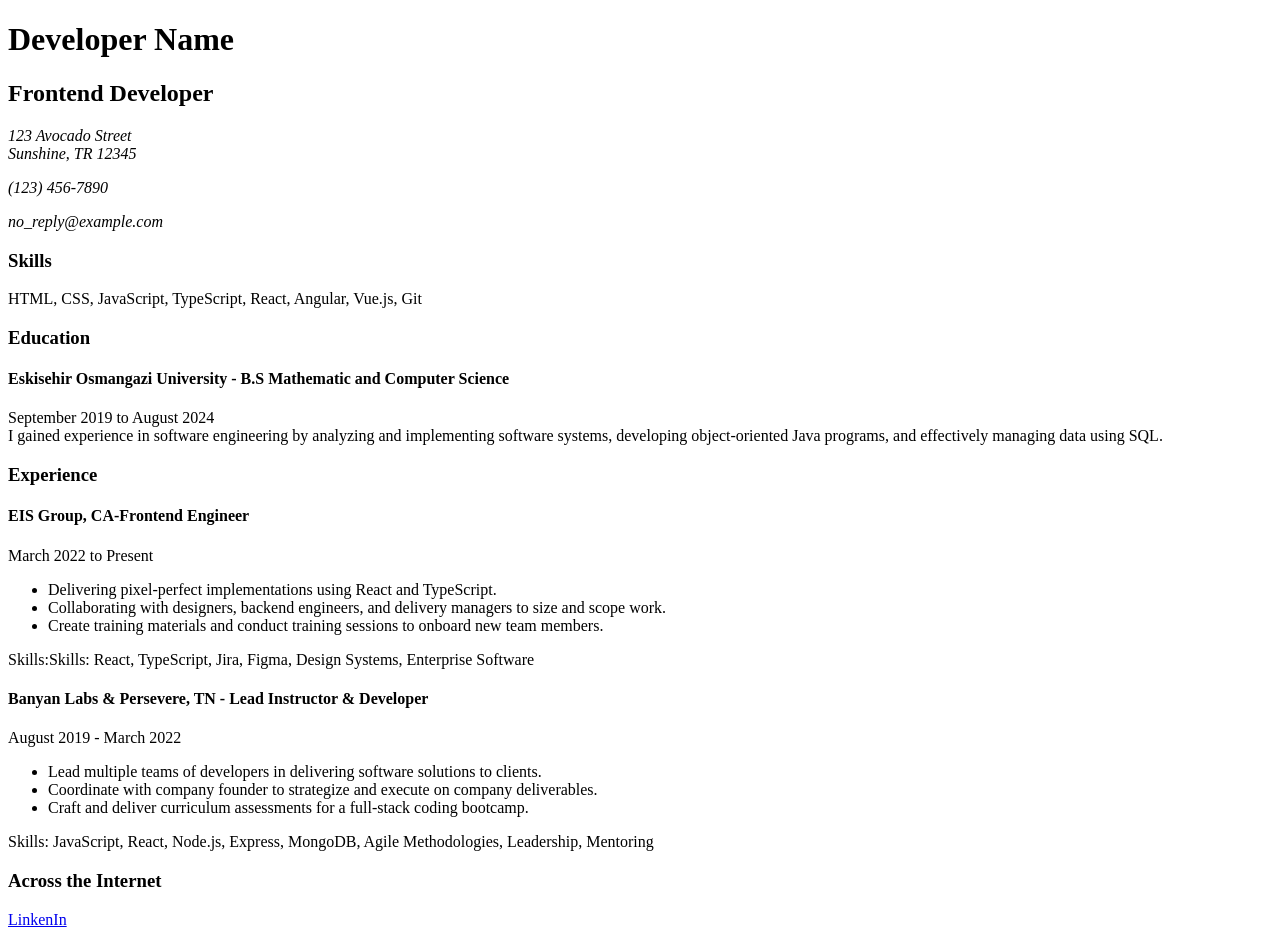
<file: Frontend/01-single-page-cv/index.html>
<!DOCTYPE html>
<html lang="en">
  <head>
    <meta charset="UTF-8" />
    <meta name="viewport" content="width=device-width, initial-scale=1.0" />
    <title>Berkay Yılmaz - Frontend Developer</title>
  </head>
  <body>
    <header>
      <h1>Developer Name</h1>
      <h2>Frontend Developer</h2>
      <div class="contact-info">
        <address>
          123 Avocado Street <br />
          Sunshine, TR 12345
          <p>(123) 456-7890</p>
          <p>no_reply@example.com</p>
        </address>
      </div>
    </header>
    <main>
      <section class="skills">
        <h3 class="section-title">Skills</h3>
        <p>HTML, CSS, JavaScript, TypeScript, React, Angular, Vue.js, Git</p>
      </section>

      <section class="education">
        <h3 class="section-title">Education</h3>
        <h4>
          Eskisehir Osmangazi University - B.S Mathematic and Computer Science
        </h4>
        <p>
          September 2019 to August 2024 <br />
          I gained experience in software engineering by analyzing and
          implementing software systems, developing object-oriented Java
          programs, and effectively managing data using SQL.
        </p>
      </section>

      <section class="experience">
        <h3 class="sectiom-title">Experience</h3>
        <article>
        <h4>EIS Group, CA-Frontend Engineer</h4>
        <p>March 2022 to Present</p>
        <ul>
          <li>
            Delivering pixel-perfect implementations using React and TypeScript.
          </li>
          <li>
            Collaborating with designers, backend engineers, and delivery
            managers to size and scope work.
          </li>
          <li>
            Create training materials and conduct training sessions to onboard
            new team members.
          </li>
        </ul>
        <p>Skills:Skills: React, TypeScript, Jira, Figma, Design Systems, Enterprise Software </p>
        </article>
        
        <article>
            <h4>Banyan Labs & Persevere, TN - Lead Instructor & Developer</h4>
            <p>August 2019 - March 2022</p>
        </article>
        <ul>
            <li>Lead multiple teams of developers in delivering software solutions to clients.</li>
            <li>Coordinate with company founder to strategize and execute on company deliverables.</li>
            <li>Craft and deliver curriculum assessments for a full-stack coding bootcamp.</li>
        </ul>
        <p>Skills: JavaScript, React, Node.js, Express, MongoDB, Agile Methodologies, Leadership, Mentoring</p>
      </section>

      <section class="internet">
        <h3 class="section-title">Across the Internet</h3>
        <a href="www.linkedin.com/in/berkay-yilmaz-3bb34831">LinkenIn</a>
      </section>
    </main>
  </body>
</html>
</file>
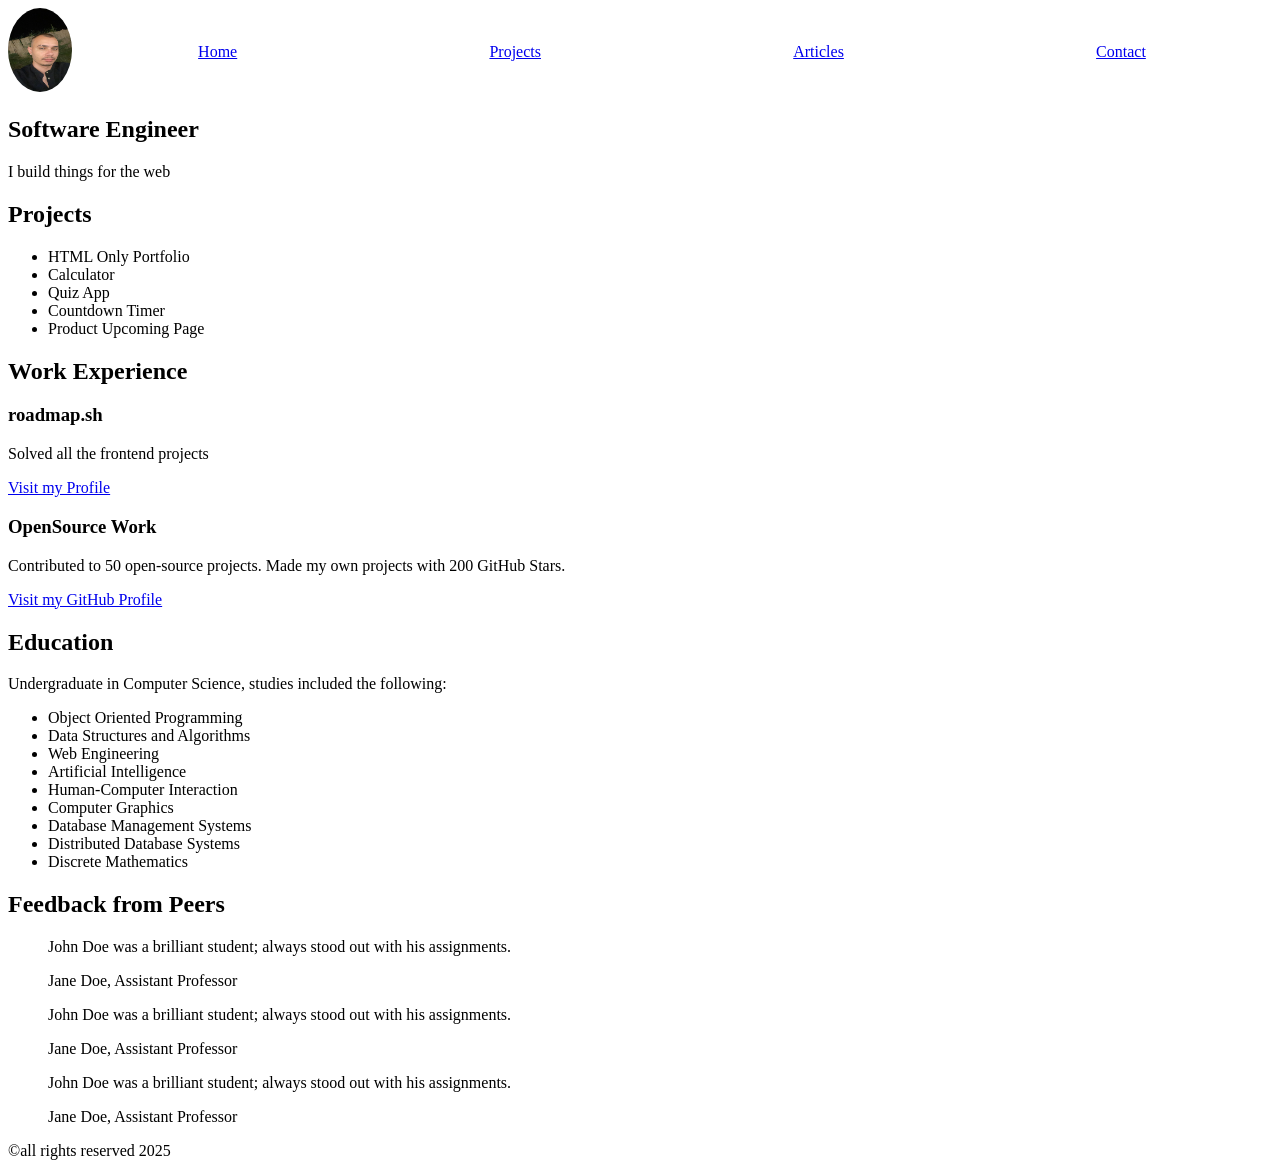
<file: Frontend/02-basic-html-website/index.html>
<!DOCTYPE html>
<html lang="en">
  <head>
    <meta charset="UTF-8" />
    <meta name="viewport" content="width=device-width, initial-scale=1.0" />
    <title>Basic HTML Website</title>
    <link rel="stylesheet" href="./style.css" />
  </head>
  <body>
    <header>
      <div class="logo">
        <img src="/assets/images/logo.png" alt="Logo" />
      </div>
      <nav>
        <ul>
          <li><a href="index.html">Home</a></li>
          <li><a href="projects.html">Projects</a></li>
          <li><a href="articles.html">Articles</a></li>
          <li><a href="contact.html">Contact</a></li>
        </ul>
      </nav>
    </header>
    <main>
      <section class="intro">
        <h1>Software Engineer</h1>
        <p>I build things for the web</p>
      </section>

      <section class="projects">
        <h2>Projects</h2>
        <ul>
          <li>HTML Only Portfolio</li>
          <li>Calculator</li>
          <li>Quiz App</li>
          <li>Countdown Timer</li>
          <li>Product Upcoming Page</li>
        </ul>
      </section>

      <section class="experience">
        <h2>Work Experience</h2>

        <article>
          <h3>roadmap.sh</h3>
          <p>Solved all the frontend projects</p>
          <a href="projects.html">Visit my Profile</a>
        </article>

        <article>
          <h3>OpenSource Work</h3>
          <p>
            Contributed to 50 open-source projects. Made my own projects with
            200 GitHub Stars.
          </p>
          <a href="https://github.com/berrkayyilmaz">Visit my GitHub Profile</a>
        </article>
      </section>

      <section class="education">
        <h2>Education</h2>
        <p>
          Undergraduate in Computer Science, studies included the following:
        </p>
        <ul>
          <li>Object Oriented Programming</li>
          <li>Data Structures and Algorithms</li>
          <li>Web Engineering</li>
          <li>Artificial Intelligence</li>
          <li>Human-Computer Interaction</li>
          <li>Computer Graphics</li>
          <li>Database Management Systems</li>
          <li>Distributed Database Systems</li>
          <li>Discrete Mathematics</li>
        </ul>
      </section>

      <aside class="reviews">
        <h2>Feedback from Peers</h2>
        <blockquote>
          <p>
            John Doe was a brilliant student; always stood out with his
            assignments.
          </p>
          <footer>Jane Doe, Assistant Professor</footer>
        </blockquote>
        <blockquote>
          <p>
            John Doe was a brilliant student; always stood out with his
            assignments.
          </p>
          <footer>Jane Doe, Assistant Professor</footer>
        </blockquote>
        <blockquote>
          <p>
            John Doe was a brilliant student; always stood out with his
            assignments.
          </p>
          <footer>Jane Doe, Assistant Professor</footer>
        </blockquote>
      </aside>

      <footer>
        <p>&copy;all rights reserved 2025</p>
      </footer>
    </main>
  </body>
</html>
</file>
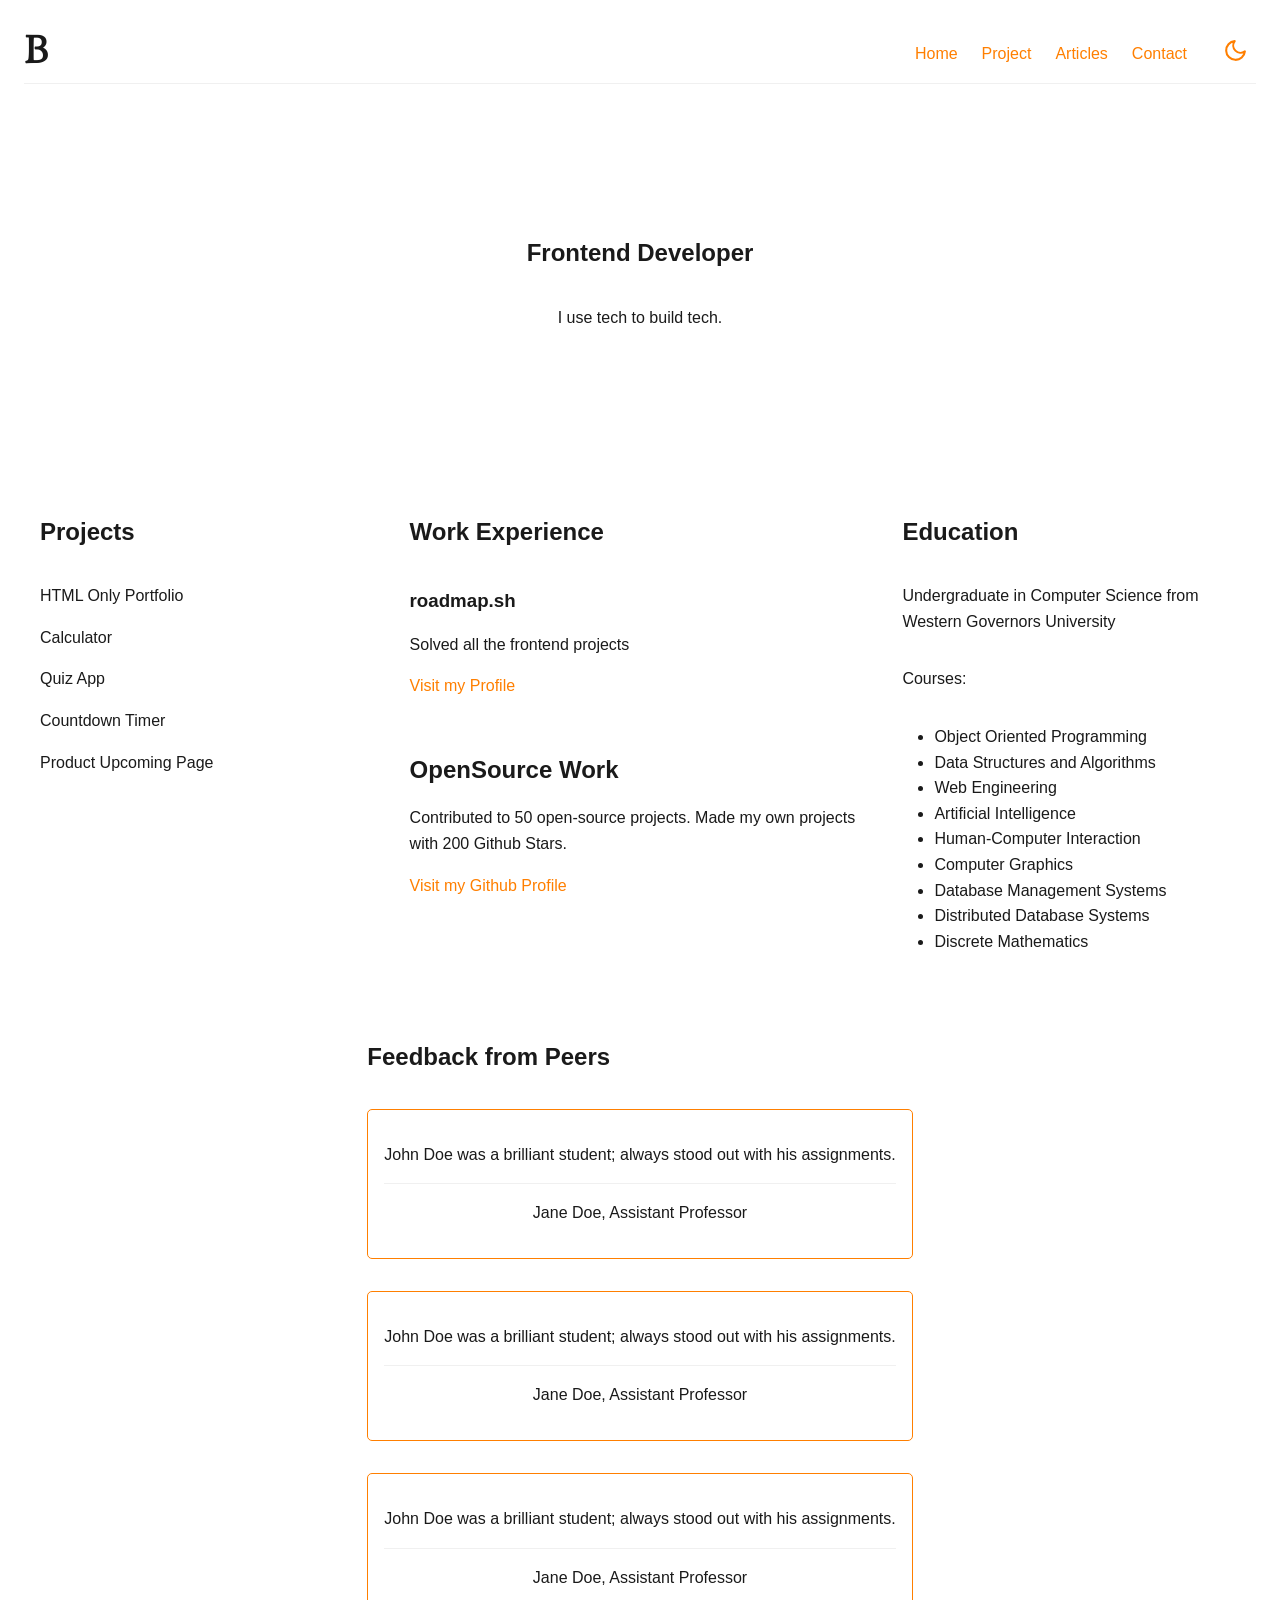
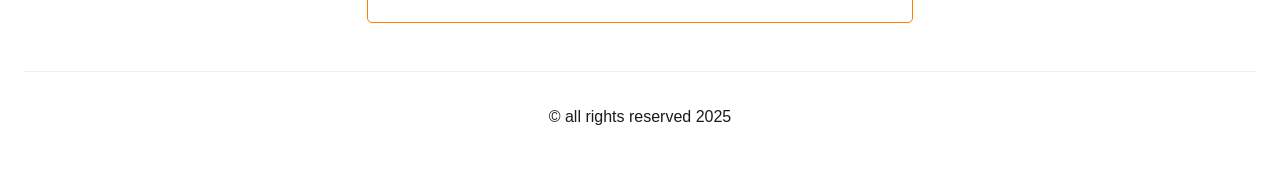
<file: Frontend/03-personel-portfolio/index.html>
<!DOCTYPE html>
<html lang="en">
  <head>
    <meta charset="UTF-8" />
    <meta name="viewport" content="width=device-width, initial-scale=1.0" />
    <link rel="preconnect" href="https://fonts.googleapis.com">
    <link rel="preconnect" href="https://fonts.gstatic.com" crossorigin>
    <link href="https://fonts.googleapis.com/css2?family=Rosarivo:ital@0;1&display=swap" rel="stylesheet">
    <title>Personel Portfolio</title>
    <link rel="stylesheet" href="./style.css">
  </head>
  <body>
    <header>
      <span class="logo">B</span>
      <nav>
        <ul>
          <li><a href="index.html">Home</a></li>
          <li><a href="projects.html">Project</a></li>
          <li><a href="articles.html">Articles</a></li>
          <li><a href="contact.html">Contact</a></li>
        </ul>
      </nav>

      <button class="toggle-theme" onclick="toggleTheme()">
        <svg
          id="sun_icon"
          xmlns="http://www.w3.org/2000/svg"
          viewBox="0 0 24 24"
          fill="none"
          stroke="currentColor"
          stroke-width="2"
          stroke-linecap="round"
          stroke-linejoin="round"
          class="feather feather-moon"
        >
          <path d="M21 12.79A9 9 0 1 1 11.21 3 7 7 0 0 0 21 12.79z"></path>
        </svg>

        <svg
          id="moon_icon"
          style="display: none"
          xmlns=" http://www.w3.org/2000/svg"
          viewBox="0 0 24 24"
          fill="none"
          stroke="currentColor"
          stroke-width="2"
          stroke-linecap="round"
          stroke-linejoin="round"
          class="feather feather-sun"
        >
          <circle cx="12" cy="12" r="5"></circle>
          <line x1="12" y1="1" x2="12" y2="3"></line>
          <line x1="12" y1="21" x2="12" y2="23"></line>
          <line x1="4.22" y1="4.22" x2="5.64" y2="5.64"></line>
          <line x1="18.36" y1="18.36" x2="19.78" y2="19.78"></line>
          <line x1="1" y1="12" x2="3" y2="12"></line>
          <line x1="21" y1="12" x2="23" y2="12"></line>
          <line x1="4.22" y1="19.78" x2="5.64" y2="18.36"></line>
          <line x1="18.36" y1="5.64" x2="19.78" y2="4.22"></line>
        </svg>
      </button>
    </header>

    <main>
      <section class="hero">
        <h1>Frontend Developer</h1>
        <p>I use tech to build tech.</p>
      </section>

      <div class="flex-wrapper">
        <section class="projects">
          <h2>Projects</h2>
          <ul>
            <li>HTML Only Portfolio</li>
            <li>Calculator</li>
            <li>Quiz App</li>
            <li>Countdown Timer</li>
            <li>Product Upcoming Page</li>
          </ul>
        </section>

        <section class="work-experience">
          <h2>Work Experience</h2>
          <article>
            <h3>roadmap.sh</h3>
            <p>Solved all the frontend projects</p>
            <a href="https://roadmap.sh/u/brkyylmz">Visit my Profile</a>
          </article>

          <article>
            <h2>OpenSource Work</h2>
            <p>
              Contributed to 50 open-source projects. Made my own projects with
              200 Github Stars.
            </p>
            <a href="https://github.com/berrkayyilmaz"
              >Visit my Github Profile</a
            >
          </article>
        </section>

        <section class="education">
          <h2>Education</h2>
          <p>
            Undergraduate in Computer Science from Western Governors University
          </p>
          <p>Courses:</p>
          <ul>
            <li>Object Oriented Programming</li>
            <li>Data Structures and Algorithms</li>
            <li>Web Engineering</li>
            <li>Artificial Intelligence</li>
            <li>Human-Computer Interaction</li>
            <li>Computer Graphics</li>
            <li>Database Management Systems</li>
            <li>Distributed Database Systems</li>
            <li>Discrete Mathematics</li>
          </ul>
        </section>
      </div>

      <aside class="reviews">
        <h2>Feedback from Peers</h2>
        <div class="feedback-wrapper">
          <blockquote>
            <p>
              John Doe was a brilliant student; always stood out with his
              assignments.
            </p>
            <footer>Jane Doe, Assistant Professor</footer>
          </blockquote>
          <blockquote>
            <p>
              John Doe was a brilliant student; always stood out with his
              assignments.
            </p>
            <footer>Jane Doe, Assistant Professor</footer>
          </blockquote>
          <blockquote>
            <p>
              John Doe was a brilliant student; always stood out with his
              assignments.
            </p>
            <footer>Jane Doe, Assistant Professor</footer>
          </blockquote>
        </div>
      </aside>
    </main>

    <footer>
      <p>&copy; all rights reserved 2025</p>
    </footer>
    <script src="./script.js"></script>
  </body>
</html>
</file>
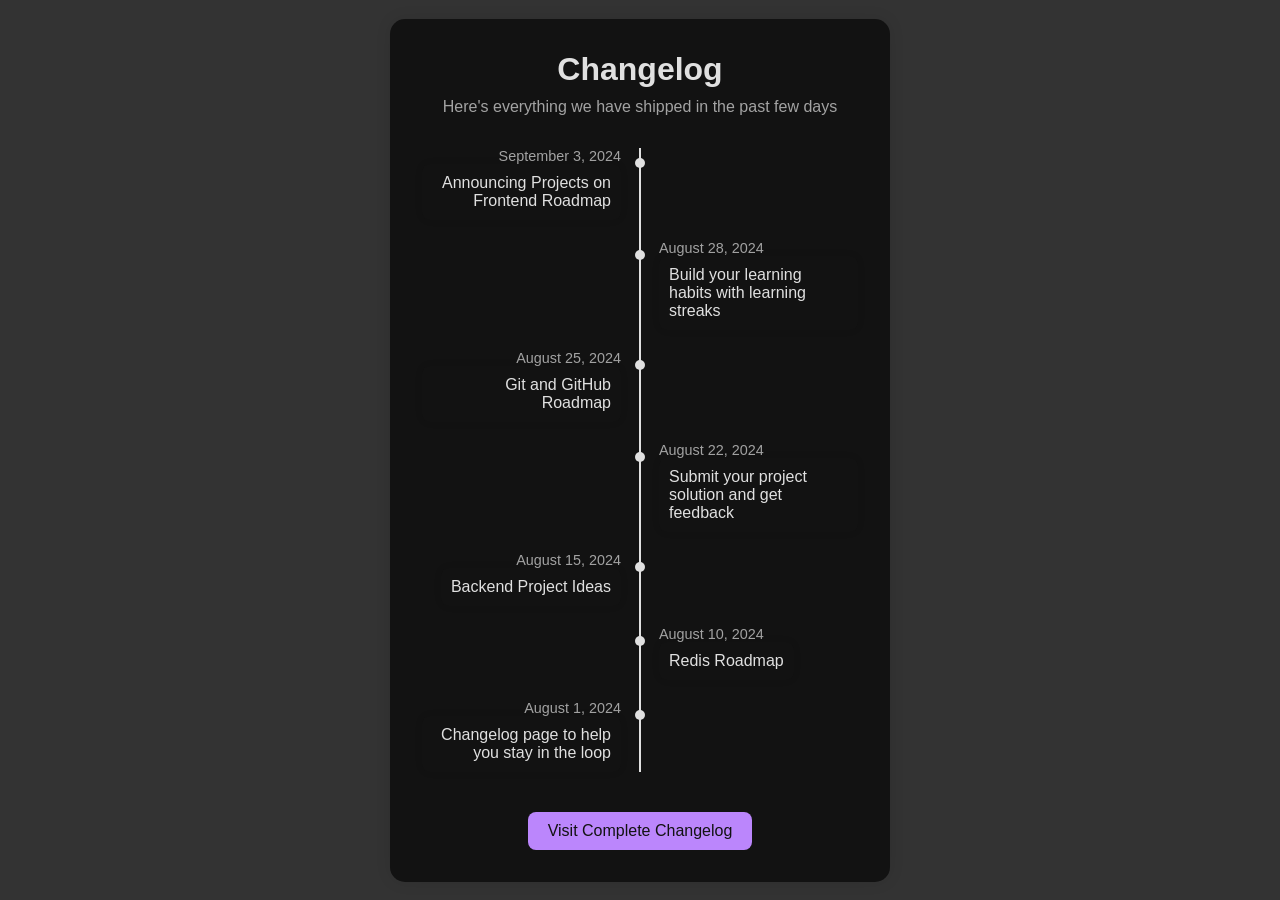
<file: Frontend/04-changelog-component/index.html>
<!DOCTYPE html>
<html lang="en">
  <head>
    <meta charset="UTF-8" />
    <meta name="viewport" content="width=device-width, initial-scale=1.0" />
    <title>Changelog Component</title>
    <link rel="stylesheet" href="./style.css" />
  </head>
  <body>
    <div class="changelog-container">
      <h1>Changelog</h1>
      <p>Here's everything we have shipped in the past few days</p>

      <div class="timeline">
        <div class="timeline-item">
          <div class="timeline-date">September 3, 2024</div>
          <div class="timeline-content">
            Announcing Projects on Frontend Roadmap
          </div>
        </div>

        <div class="timeline-item">
          <div class="timeline-date">August 28, 2024</div>
          <div class="timeline-content">
            Build your learning habits with learning streaks
          </div>
        </div>

        <div class="timeline-item">
          <div class="timeline-date">August 25, 2024</div>
          <div class="timeline-content">Git and GitHub Roadmap</div>
        </div>

        <div class="timeline-item">
          <div class="timeline-date">August 22, 2024</div>
          <div class="timeline-content">
            Submit your project solution and get feedback
          </div>
        </div>

        <div class="timeline-item">
          <div class="timeline-date">August 15, 2024</div>
          <div class="timeline-content">Backend Project Ideas</div>
        </div>

        <div class="timeline-item">
          <div class="timeline-date">August 10, 2024</div>
          <div class="timeline-content">Redis Roadmap</div>
        </div>

        <div class="timeline-item">
          <div class="timeline-date">August 1, 2024</div>
          <div class="timeline-content">
            Changelog page to help you stay in the loop
          </div>
        </div>
      </div>

      <a href="#" class="button">Visit Complete Changelog</a>
    </div>
  </body>
</html>
</file>
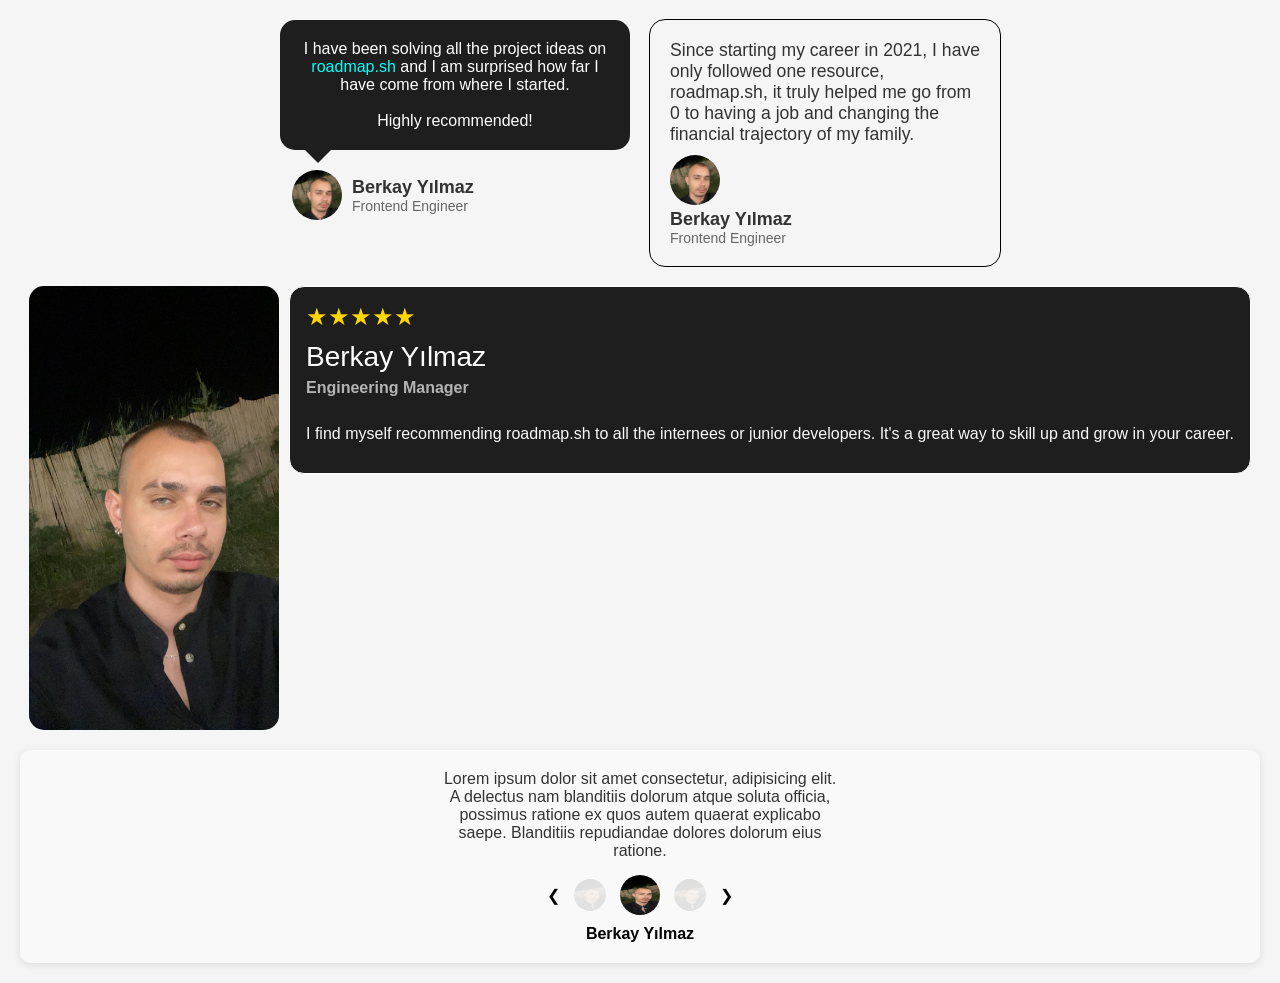
<file: Frontend/05-testimonial-card/index.html>
<!DOCTYPE html>
<html lang="en">
  <head>
    <meta charset="UTF-8" />
    <meta name="viewport" content="width=device-width, initial-scale=1.0" />
    <title>Testimonial Cards</title>
    <link rel="stylesheet" href="./style.css" />
  </head>
  <body>
    <section class="testimonials">
      <!-- Testimional 1 -->
      <div class="testimonial-card-1">
        <div class="testimonial-content">
          <div class="speech-bubble">
            <p>
              I have been solving all the project ideas on
              <a href="https://roadmap.sh">roadmap.sh</a> and I am surprised how
              far I have come from where I started. <br /><br />
              Highly recommended!
            </p>
          </div>
          <div class="profile">
            <img  src="./profile1.png" alt="Berkay Yılmaz" />
            <div class="profile-details">
              <h3>Berkay Yılmaz</h3>
              <p>Frontend Engineer</p>
            </div>
          </div>
        </div>
      </div>

      <!-- Testimional 2 -->
      <div class="testimonial-card-2">
        <div class="testimonial-content">
          <p class="quote">
            Since starting my career in 2021, I have only followed one resource,
            roadmap.sh, it truly helped me go from 0 to having a job and
            changing the financial trajectory of my family.
          </p>
        </div>
        <div class="profil-info">
          <img
            
            src="./profile1.png"
            alt="Berkay Yılmaz"
            class="profile-pic"
          />
          <div class="profile-details">
            <h4>Berkay Yılmaz</h4>
            <p>Frontend Engineer</p>
          </div>
        </div>
      </div>

      <!-- Testimional 3 -->
      <div class="testimonial-card-3">
        <img src="./profile1.png" alt="Profile Pic" />
        <div class="testimonial-content">
          <div class="rating">★★★★★</div>
          <h4>Berkay Yılmaz</h4>
          <p class="position">Engineering Manager</p>
          <p class="quote">
            I find myself recommending roadmap.sh to all the internees or junior
            developers. It's a great way to skill up and grow in your career.
          </p>
        </div>
      </div>

      <div class="testimonial-slider">
        <div class="slider-quote">
          Lorem ipsum dolor sit amet consectetur, adipisicing elit. A delectus
          nam blanditiis dolorum atque soluta officia, possimus ratione ex quos
          autem quaerat explicabo saepe. Blanditiis repudiandae dolores dolorum
          eius ratione.
        </div>
        <div class="slider-profiles">
            <span class="prev"></span>
            <img src="./profile1.png" alt="Profile Pic" class="profile-pic-small">
            <img src="./profile1.png" alt="Profile Pic" class="profile-pic-small">
            <img src="./profile1.png" alt="Profile Pic" class="profile-pic-small">
            <span class="next"></span>
        </div>
        <div class="slider-controls">
            <span class="profile-name">Berkay Yılmaz</span>
        </div>
      </div>
    </section>
  </body>
</html>
</file>
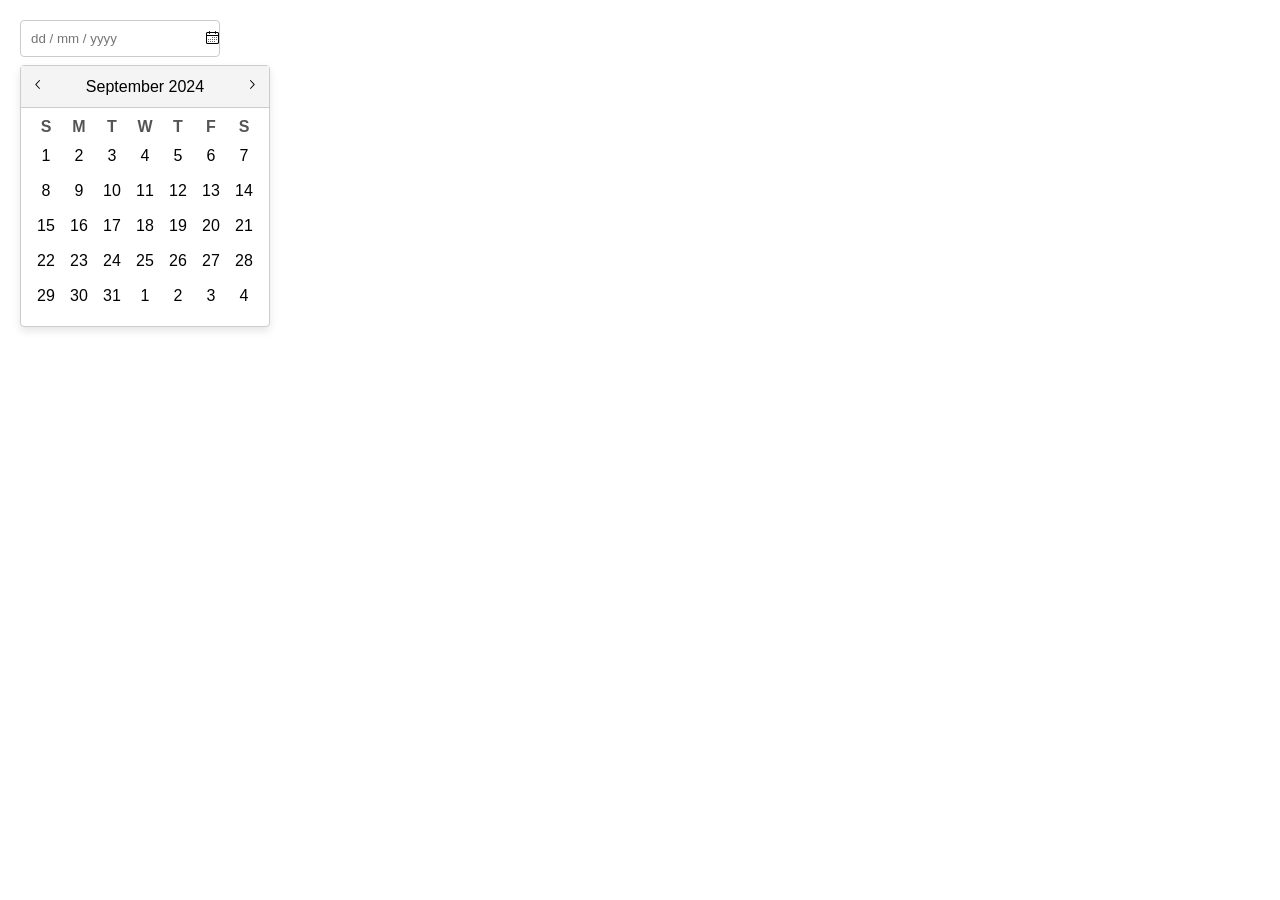
<file: Frontend/06-datepicker-ui/index.html>
<!DOCTYPE html>
<html lang="en">
  <head>
    <meta charset="UTF-8" />
    <meta name="viewport" content="width=device-width, initial-scale=1.0" />
    <title>Datepicker UI</title>
    <link rel="stylesheet" href="./style.css" />
  </head>
  <body>
    <div class="datepicker">
      <div class="datepicker-input">
        <input type="text" placeholder="dd / mm / yyyy" />
        <button class="datepicker-icon">
          <img src="../../assets/calendar.svg" alt="Calendar Icon" />
        </button>
      </div>

      <div class="calendar">
        <div class="calendar-header">
          <button class="prev">
            <img src="../../assets/chevron-left.svg" alt="left row" />
          </button>
          <span class="month-year">September 2024</span>
          <button class="next">
            <img src="../../assets/chevron-right.svg" alt="right row" />
          </button>
        </div>

        <div class="calendar-body">
          <div class="day-names">
            <span>S</span>
            <span>M</span>
            <span>T</span>
            <span>W</span>
            <span>T</span>
            <span>F</span>
            <span>S</span>
          </div>

          <div class="days">
            <span>1</span><span>2</span><span>3</span><span>4</span
            ><span>5</span><span>6</span><span>7</span> <span>8</span
            ><span>9</span><span>10</span><span>11</span><span>12</span
            ><span>13</span><span>14</span> <span>15</span><span>16</span
            ><span>17</span><span>18</span><span>19</span><span>20</span
            ><span>21</span> <span>22</span><span>23</span><span>24</span
            ><span>25</span><span>26</span><span>27</span><span>28</span>
            <span>29</span><span>30</span><span>31</span><span>1</span
            ><span>2</span><span>3</span><span>4</span>
          </div>
        </div>
      </div>
    </div>
  </body>
</html>
</file>
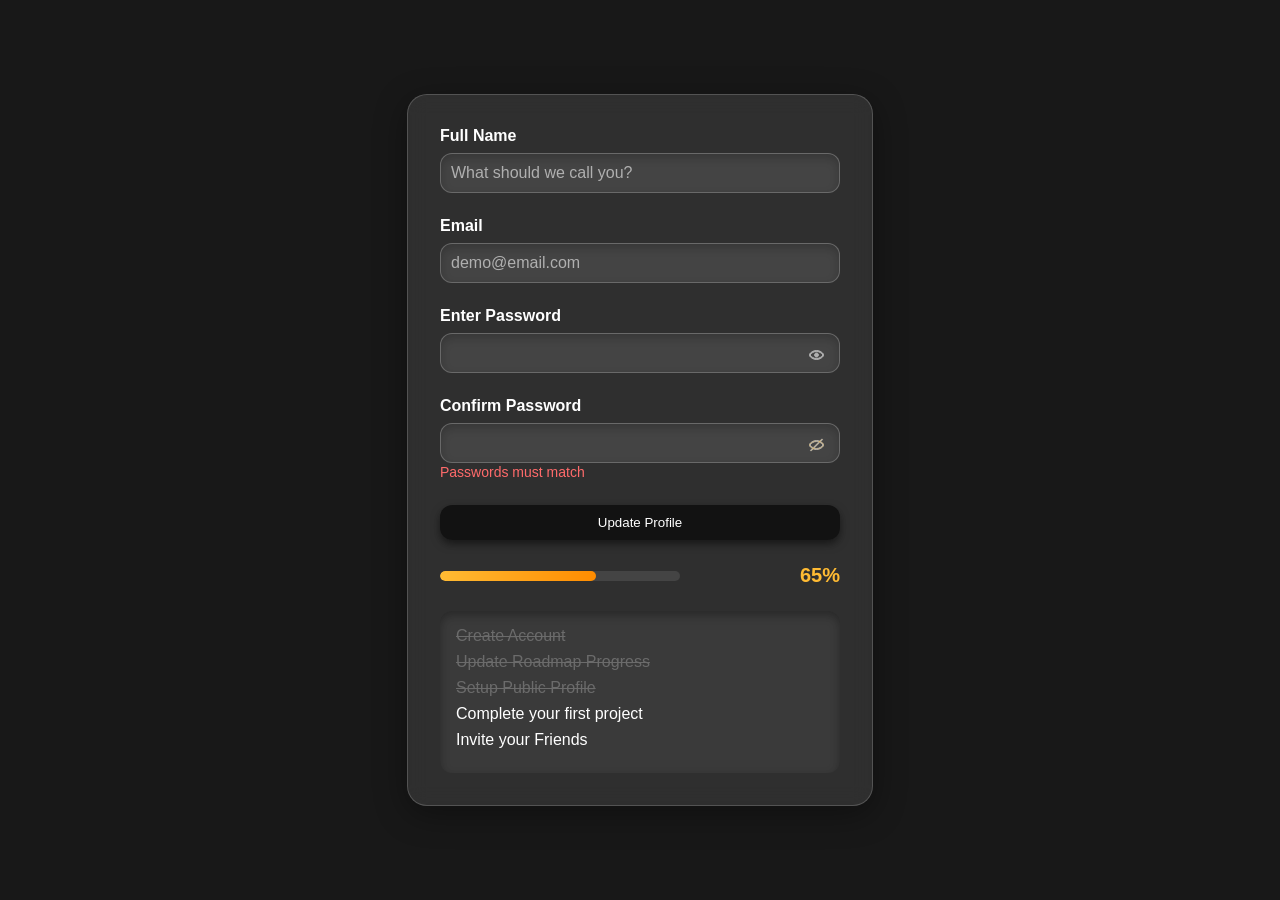
<file: Frontend/07-accessible-form-ui/index.html>
<!DOCTYPE html>
<html lang="en">
  <head>
    <meta charset="UTF-8" />
    <meta name="viewport" content="width=device-width, initial-scale=1.0" />
    <title>Accessible Form UI</title>
    <link rel="stylesheet" href="./style.css">
  </head>
  <body>
    <div class="form-container">
      <form action="#" method="post">
        <div class="form-group">
          <label for="full-name">Full Name</label>
          <input
            type="text"
            id="full-name"
            name="full-name"
            placeholder="What should we call you?"
            aria-required="true"
          />
        </div>

        <div class="form-group">
          <label for="email">Email</label>
          <input
            type="email"
            id="email"
            name="email"
            placeholder="demo@email.com"
            aria-invalid="true"
          />
        </div>

        <div class="form-group password-container">
          <label for="password">Enter Password</label>
          <input
            type="password"
            id="password"
            name="password"
            aria-required="true"
          />
          <button
            type="button"
            class="show-password-btn"
            aria-label="Password is hidden"
            aria-pressed="false"
          >
            <svg
              stroke="#b0b0b0"
              width="15"
              height="15"
              viewBox="0 0 15 15"
              fill="none"
              xmlns="http://www.w3.org/2000/svg"
            >
              <path
                d="M7.5 11C4.80285 11 2.52952 9.62184 1.09622 7.50001C2.52952 5.37816 4.80285 4 7.5 4C10.1971 4 12.4705 5.37816 13.9038 7.50001C12.4705 9.62183 10.1971 11 7.5 11ZM7.5 3C4.30786 3 1.65639 4.70638 0.0760002 7.23501C-0.0253338 7.39715 -0.0253334 7.60288 0.0760014 7.76501C1.65639 10.2936 4.30786 12 7.5 12C10.6921 12 13.3436 10.2936 14.924 7.76501C15.0253 7.60288 15.0253 7.39715 14.924 7.23501C13.3436 4.70638 10.6921 3 7.5 3ZM7.5 9.5C8.60457 9.5 9.5 8.60457 9.5 7.5C9.5 6.39543 8.60457 5.5 7.5 5.5C6.39543 5.5 5.5 6.39543 5.5 7.5C5.5 8.60457 6.39543 9.5 7.5 9.5Z"
                fill="#b0b0b0"
                fill-rule="evenodd"
                clip-rule="evenodd"
              ></path>
            </svg>
          </button>
        </div>

        <div class="form-group password-container">
          <label for="password">Confirm Password</label>
          <input
            type="password"
            id="password"
            name="password"
            aria-required="true"
          />
          <button
            type="button"
            class="show-password-btn"
            aria-label="Password is hidden"
            aria-pressed="false"
          >
            <svg
              stroke="#b0b0b0"
              width="15"
              height="15"
              viewBox="0 0 15 15"
              fill="none"
              xmlns="http://www.w3.org/2000/svg"
            >
              <path
                d="M13.3536 2.35355C13.5488 2.15829 13.5488 1.84171 13.3536 1.64645C13.1583 1.45118 12.8417 1.45118 12.6464 1.64645L10.6828 3.61012C9.70652 3.21671 8.63759 3 7.5 3C4.30786 3 1.65639 4.70638 0.0760002 7.23501C-0.0253338 7.39715 -0.0253334 7.60288 0.0760014 7.76501C0.902945 9.08812 2.02314 10.1861 3.36061 10.9323L1.64645 12.6464C1.45118 12.8417 1.45118 13.1583 1.64645 13.3536C1.84171 13.5488 2.15829 13.5488 2.35355 13.3536L4.31723 11.3899C5.29348 11.7833 6.36241 12 7.5 12C10.6921 12 13.3436 10.2936 14.924 7.76501C15.0253 7.60288 15.0253 7.39715 14.924 7.23501C14.0971 5.9119 12.9769 4.81391 11.6394 4.06771L13.3536 2.35355ZM9.90428 4.38861C9.15332 4.1361 8.34759 4 7.5 4C4.80285 4 2.52952 5.37816 1.09622 7.50001C1.87284 8.6497 2.89609 9.58106 4.09974 10.1931L9.90428 4.38861ZM5.09572 10.6114L10.9003 4.80685C12.1039 5.41894 13.1272 6.35031 13.9038 7.50001C12.4705 9.62183 10.1971 11 7.5 11C6.65241 11 5.84668 10.8639 5.09572 10.6114Z"
                fill="currentColor"
                fill-rule="evenodd"
                clip-rule="evenodd"
              ></path>
            </svg>
          </button>
          <span class="error-message">Passwords must match</span>
        </div>

        <div class="form-group">
            <button type="submit" class="update-profile-btn">Update Profile</button>
        </div>

        <div class="progress-container">
            <div class="progress-bar">
                <div class="progress"></div>
            </div>
            <span class="progress-percentage">65%</span>
        </div>

        <div class="form-footer">
            <ul class="checklist">
                <li>Create Account</li>
                <li>Update Roadmap Progress</li>
                <li>Setup Public Profile</li>
                <li class="incomplete">Complete your first project</li>
                <li class="incomplete">Invite your Friends</li>
            </ul>
        </div>
      </form>
    </div>
  </body>
</html>
</file>
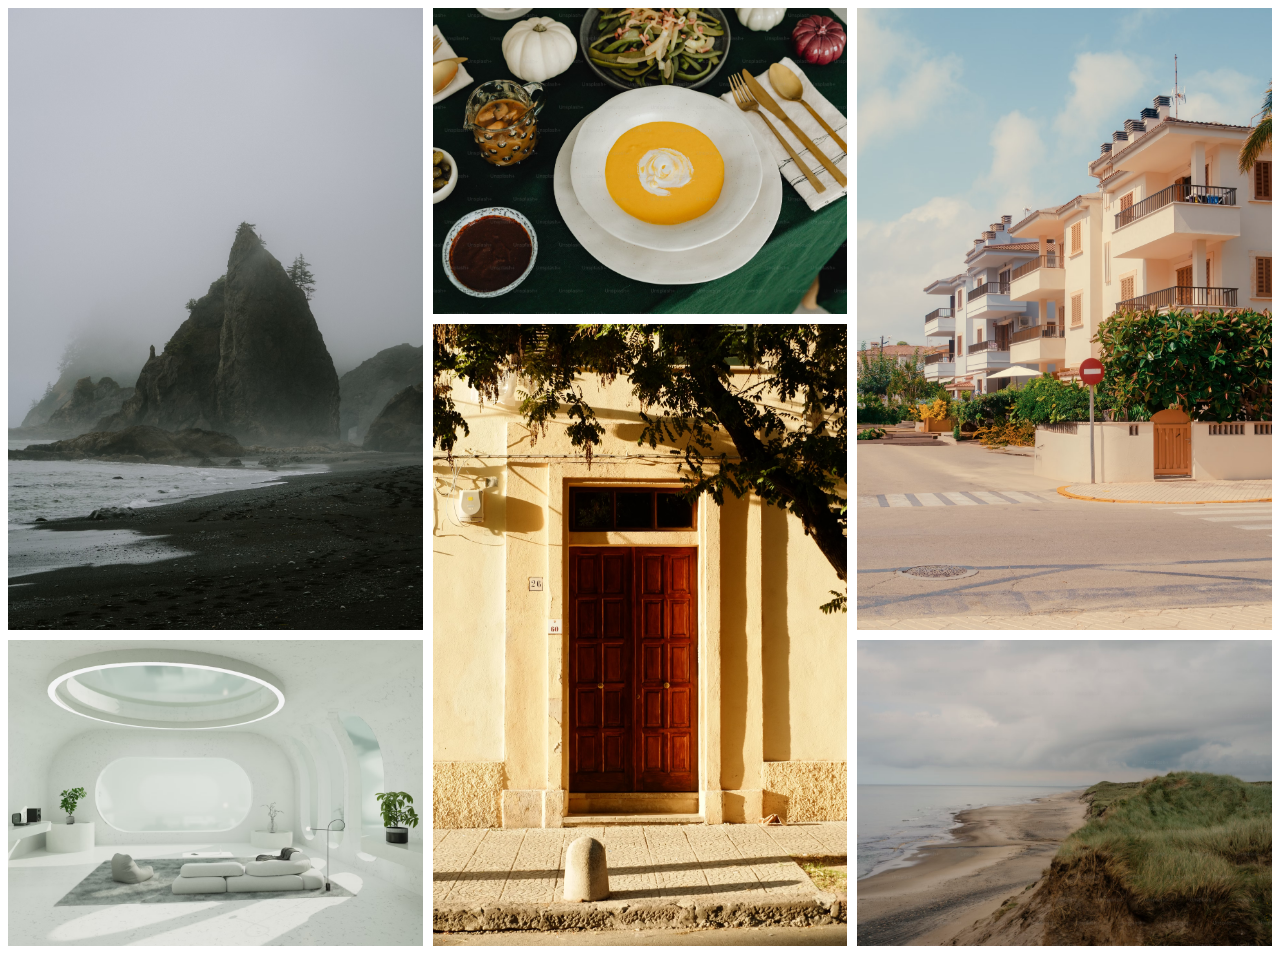
<file: Frontend/08-image-grid-layout/index.html>
<!DOCTYPE html>
<html lang="en">
<head>
    <meta charset="UTF-8">
    <meta name="viewport" content="width=device-width, initial-scale=1.0">
    <title>Image Grid Layout</title>
    <link rel="stylesheet" href="./style.css">
</head>
<body>
    <div class="image-grid">
        <img src="./images/photo-1.avif" alt="Photo 1">
        <img src="./images/photo-2.avif" alt="Photo 2">
        <img src="./images/photo-3.avif" alt="Photo 3">
        <img src="./images/photo-4.avif" alt="Photo 4">
        <img src="./images/photo-5.avif" alt="Photo 5">
        <img src="./images/photo-6.avif" alt="Photo 6">
    </div>
</body>
</html>
</file>
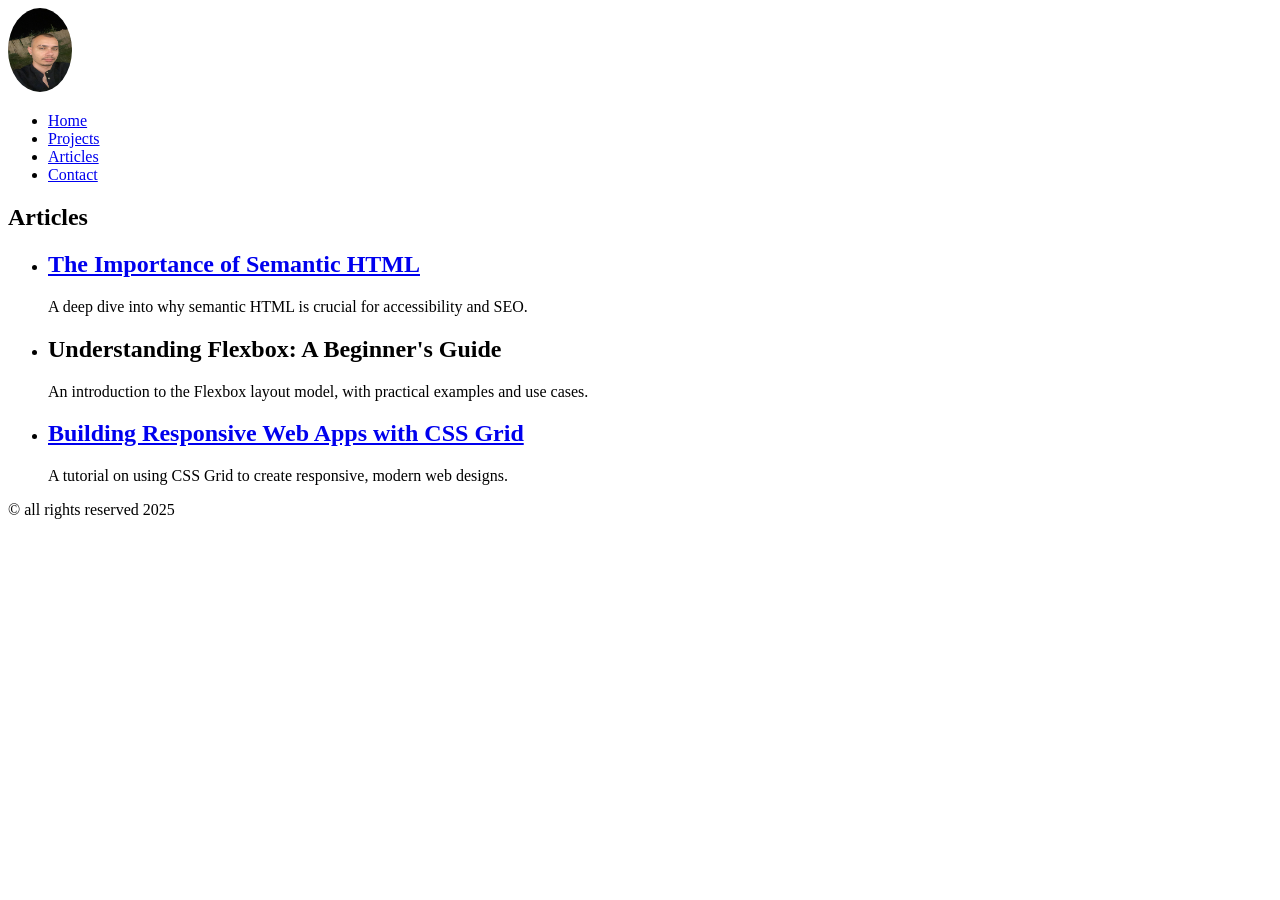
<file: Frontend/02-basic-html-website/articles.html>
<!DOCTYPE html>
<html lang="en">
  <head>
    <meta charset="UTF-8" />
    <meta name="viewport" content="width=device-width, initial-scale=1.0" />
    <title>Articles | Basic HTML Website</title>
  </head>
  <body>
    <header>
      <div class="logo">
        <img
          width="64"
          height="84"
          src="/assets/images/logo.png"
          alt="Logo"
          style="border-radius: 50%"
        />
      </div>
      <nav>
        <ul>
          <li><a href="index.html">Home</a></li>
          <li><a href="projects.html">Projects</a></li>
          <li><a href="articles.html">Articles</a></li>
          <li><a href="contact.html">Contact</a></li>
        </ul>
      </nav>
    </header>

    <main>
      <section class="articles">
        <h1>Articles</h1>
        <ul>
          <li>
            <h2><a href="article1.html">The Importance of Semantic HTML</a></h2>
          </li>
          <p>
            A deep dive into why semantic HTML is crucial for accessibility and
            SEO.
          </p>
          <li>
            <h2>
              <a href="article2.html"></a>Understanding Flexbox: A Beginner's
              Guide
            </h2>
            <p>
              An introduction to the Flexbox layout model, with practical
              examples and use cases.
            </p>
          </li>
          <li>
            <h2>
              <a href="article3.html"
                >Building Responsive Web Apps with CSS Grid</a
              >
            </h2>
            <p>
              A tutorial on using CSS Grid to create responsive, modern web
              designs.
            </p>
          </li>
        </ul>
      </section>

      <footer>
        <p>&copy; all rights reserved 2025</p>
      </footer>
    </main>
  </body>
</html>
</file>
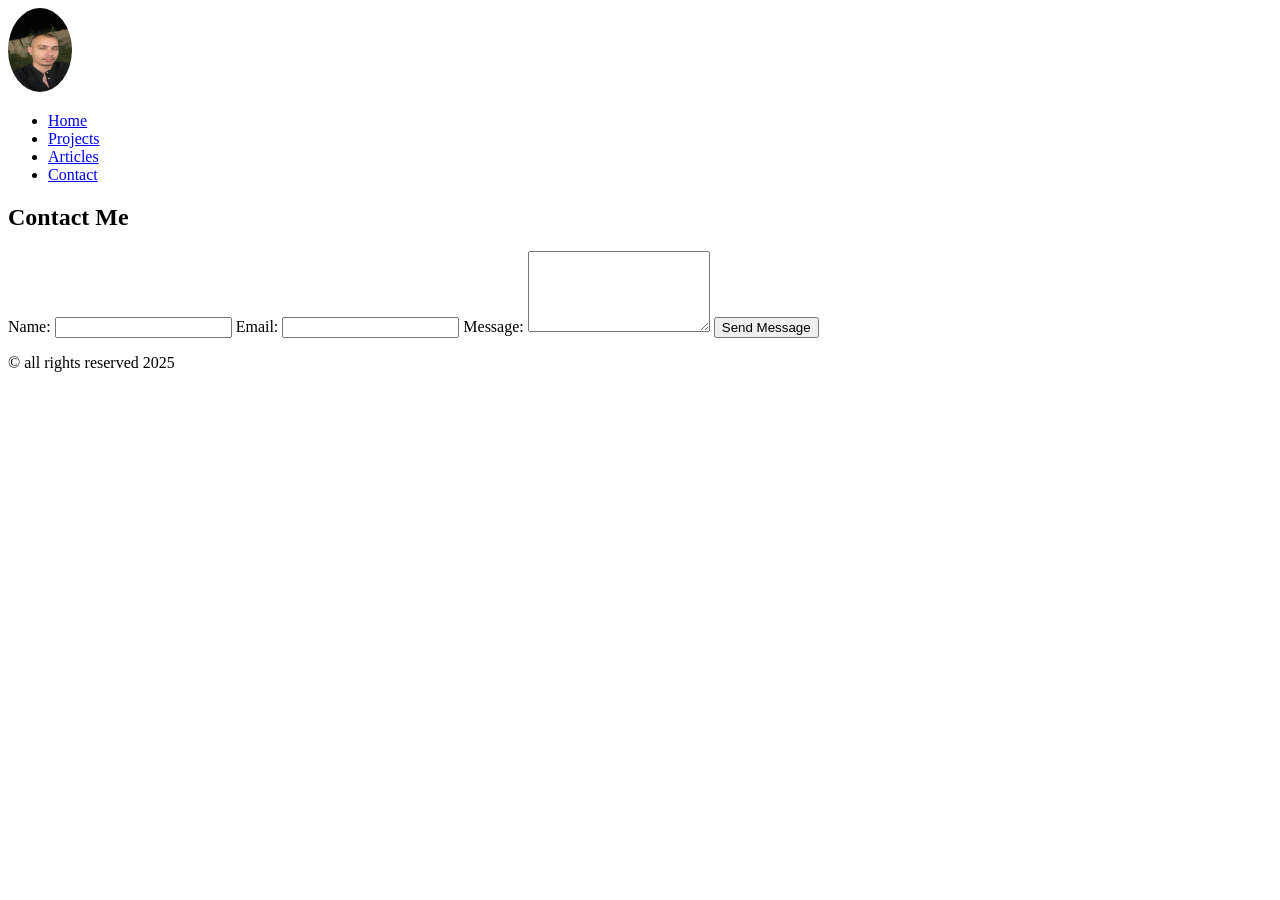
<file: Frontend/02-basic-html-website/contact.html>
<!DOCTYPE html>
<html lang="en">
  <head>
    <meta charset="UTF-8" />
    <meta name="viewport" content="width=device-width, initial-scale=1.0" />
    <title>Contact | Basic HTML Website</title>
  </head>
  <body>
    <header>
      <div class="logo">
        <img
          width="64"
          height="84"
          src="/assets/images/logo.png"
          alt="Logo"
          style="border-radius: 50%"
        />
      </div>
      <nav>
        <ul>
          <li><a href="index.html">Home</a></li>
          <li><a href="projects.html">Projects</a></li>
          <li><a href="articles.html">Articles</a></li>
          <li><a href="contact.html">Contact</a></li>
        </ul>
      </nav>

      <main>
        <section class="contact">
          <h1>Contact Me</h1>

          <form action="" method="POST">
            <label for="name">Name:</label>
            <input type="text" id="name" name="name" />

            <label for="email">Email:</label>
            <input type="email" id="email" name="email" />

            <label for="message">Message:</label>
            <textarea name="message" id="message" rows="5" required></textarea>

            <button type="submit">Send Message</button>
          </form>
        </section>
      </main>

      <footer>
        <p>&copy; all rights reserved 2025</p>
      </footer>
    </header>
  </body>
</html>
</file>
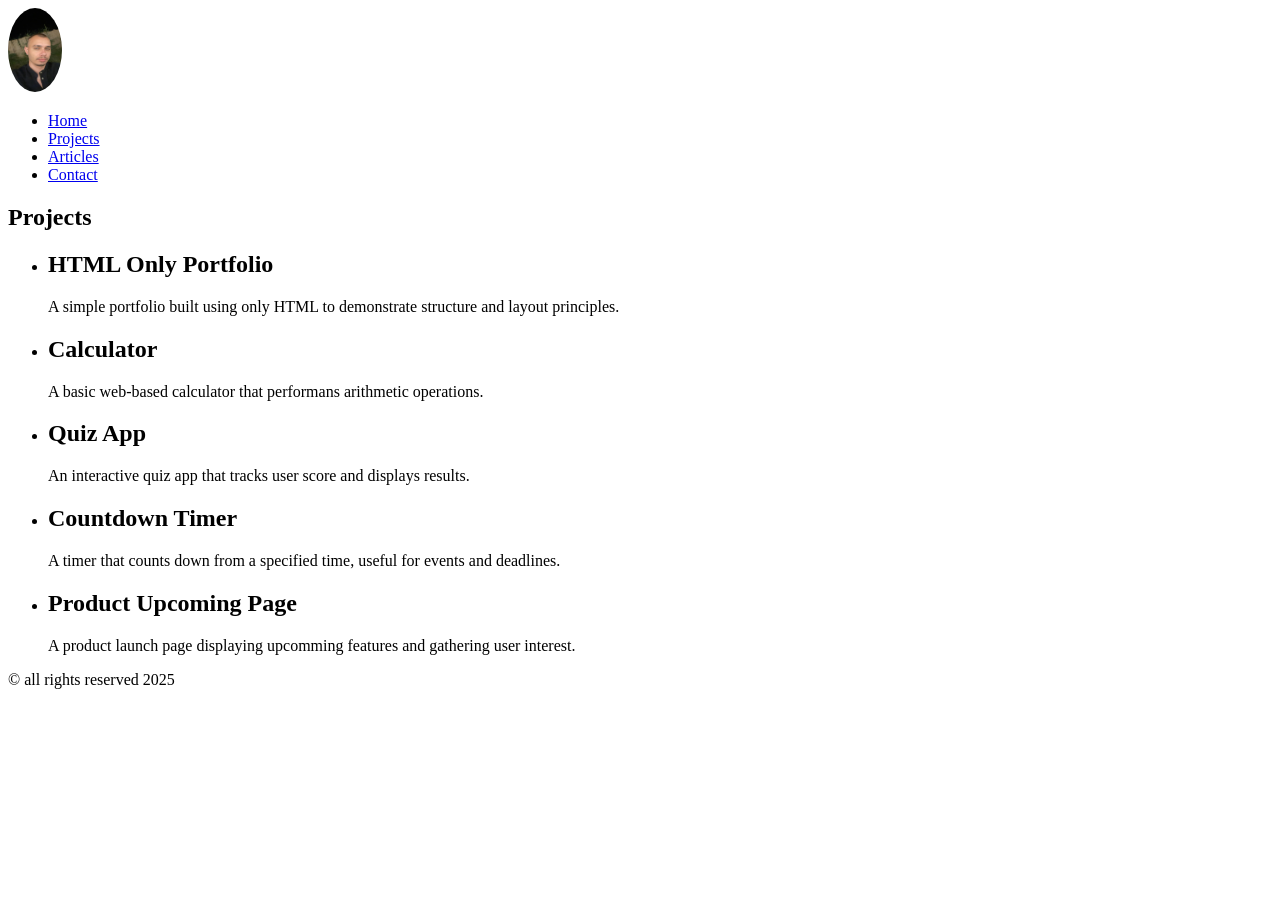
<file: Frontend/02-basic-html-website/projects.html>
<!DOCTYPE html>
<html lang="en">
  <head>
    <meta charset="UTF-8" />
    <meta name="viewport" content="width=device-width, initial-scale=1.0" />
    <title>Projects | Basic HTML Website</title>
  </head>
  <body>
    <header>
      <div class="logo">
        <img
          width="54"
          height="84"
          src="/assets/images/logo.png"
          alt="Logo"
          style="border-radius: 50%"
        />
      </div>
      <nav>
        <ul>
          <li><a href="index.html">Home</a></li>
          <li><a href="projects.html">Projects</a></li>
          <li><a href="articles.html">Articles</a></li>
          <li><a href="contact.html">Contact</a></li>
        </ul>
      </nav>
    </header>

    <main>
      <section class="projects">
        <h1>Projects</h1>
        <ul>
          <li>
            <h1>HTML Only Portfolio</h1>
            <p>
              A simple portfolio built using only HTML to demonstrate structure
              and layout principles.
            </p>
          </li>
          <li>
            <h1>Calculator</h1>
            <p>
              A basic web-based calculator that performans arithmetic
              operations.
            </p>
          </li>
          <li>
            <h1>Quiz App</h1>
            <p>
              An interactive quiz app that tracks user score and displays
              results.
            </p>
          </li>
          <li>
            <h1>Countdown Timer</h1>
            <p>
              A timer that counts down from a specified time, useful for events
              and deadlines.
            </p>
          </li>
          <li>
            <h1>Product Upcoming Page</h1>
            <p>
              A product launch page displaying upcomming features and gathering
              user interest.
            </p>
          </li>
        </ul>
      </section>
      <footer>
        <p>&copy; all rights reserved 2025</p>
      </footer>
    </main>
  </body>
</html>
</file>
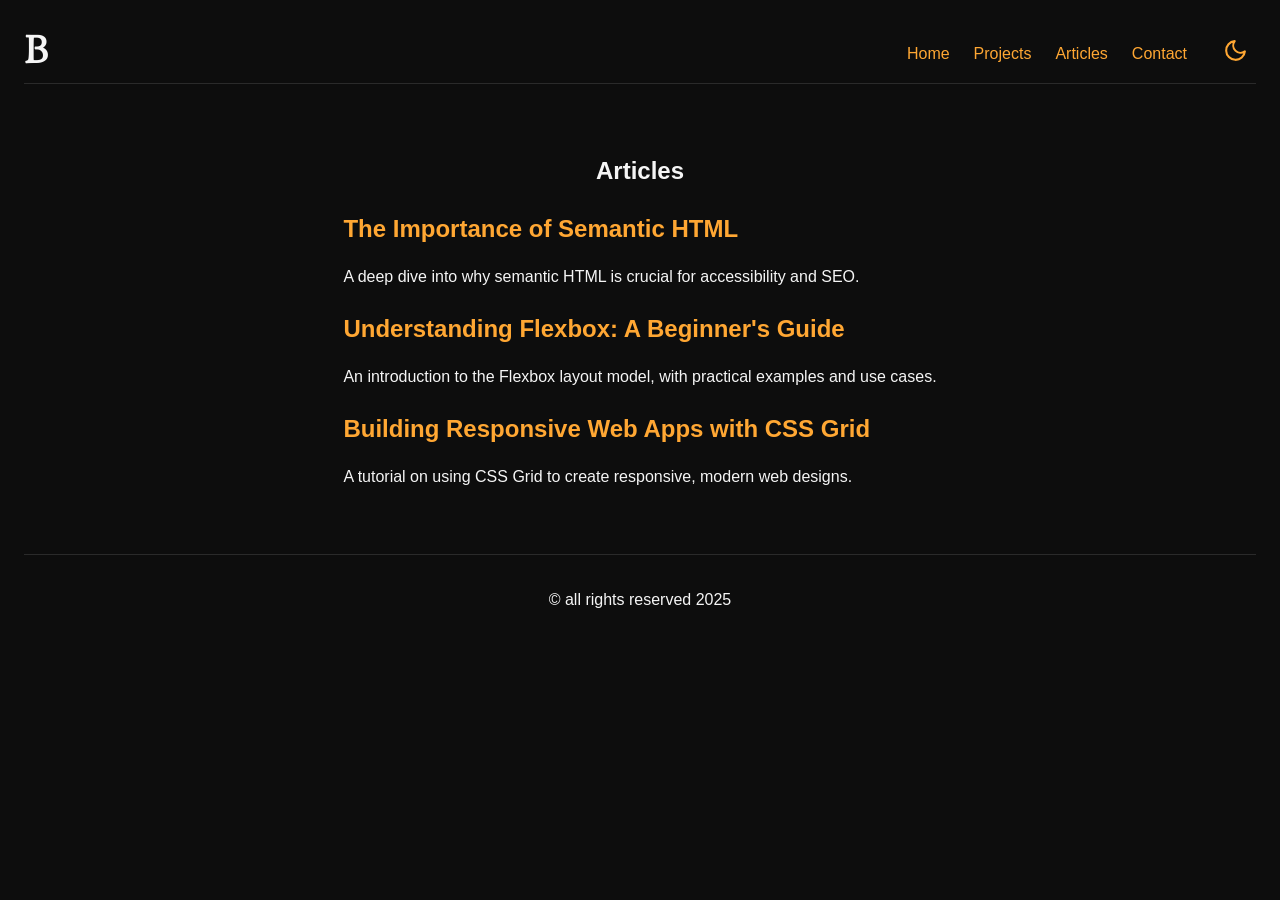
<file: Frontend/03-personel-portfolio/articles.html>
<!DOCTYPE html>
<html lang="en">
  <head>
    <meta charset="UTF-8" />
    <meta name="viewport" content="width=device-width, initial-scale=1.0" />
    <link rel="preconnect" href="https://fonts.googleapis.com">
    <link rel="preconnect" href="https://fonts.gstatic.com" crossorigin>
    <link href="https://fonts.googleapis.com/css2?family=Rosarivo:ital@0;1&display=swap" rel="stylesheet">
    <title>Articles | Personal Portfolio</title>
    <link rel="stylesheet" href="./style.css" />
  </head>
  <body>
    <header>
      <span class="logo">B</span>
      <nav>
        <ul>
          <li><a href="index.html">Home</a></li>
          <li><a href="projects.html">Projects</a></li>
          <li><a href="articles.html">Articles</a></li>
          <li><a href="contact.html">Contact</a></li>
        </ul>
      </nav>
      <button class="toggle-theme" onclick="toggleTheme()">
        <svg
          id="sun_icon"
          xmlns="http://www.w3.org/2000/svg"
          viewBox="0 0 24 24"
          fill="none"
          stroke="currentColor"
          stroke-width="2"
          stroke-linecap="round"
          stroke-linejoin="round"
          class="feather feather-moon"
        >
          <path d="M21 12.79A9 9 0 1 1 11.21 3 7 7 0 0 0 21 12.79z"></path>
        </svg>

        <svg
          id="moon_icon"
          style="display: none"
          xmlns=" http://www.w3.org/2000/svg"
          viewBox="0 0 24 24"
          fill="none"
          stroke="currentColor"
          stroke-width="2"
          stroke-linecap="round"
          stroke-linejoin="round"
          class="feather feather-sun"
        >
          <circle cx="12" cy="12" r="5"></circle>
          <line x1="12" y1="1" x2="12" y2="3"></line>
          <line x1="12" y1="21" x2="12" y2="23"></line>
          <line x1="4.22" y1="4.22" x2="5.64" y2="5.64"></line>
          <line x1="18.36" y1="18.36" x2="19.78" y2="19.78"></line>
          <line x1="1" y1="12" x2="3" y2="12"></line>
          <line x1="21" y1="12" x2="23" y2="12"></line>
          <line x1="4.22" y1="19.78" x2="5.64" y2="18.36"></line>
          <line x1="18.36" y1="5.64" x2="19.78" y2="4.22"></line>
        </svg>
      </button>
    </header>

    <main>
      <section class="articles">
        <h1>Articles</h1>
        <ul>
          <li>
            <h2>
              <a href="articles1.html">The Importance of Semantic HTML</a>
            </h2>
            <p>
              A deep dive into why semantic HTML is crucial for accessibility
              and SEO.
            </p>
          </li>
          <li>
            <h2>
              <a href="articles2.html"
                >Understanding Flexbox: A Beginner's Guide</a
              >
            </h2>
            <p>
              An introduction to the Flexbox layout model, with practical
              examples and use cases.
            </p>
          </li>
          <li>
            <h2>
              <a href="articles2">Building Responsive Web Apps with CSS Grid</a>
            </h2>
            <p>
              A tutorial on using CSS Grid to create responsive, modern web
              designs.
            </p>
          </li>
        </ul>
      </section>
    </main>

    <footer>
      <p>&copy; all rights reserved 2025</p>
    </footer>

    <script src="./script.js"></script>
  </body>
</html>
</file>
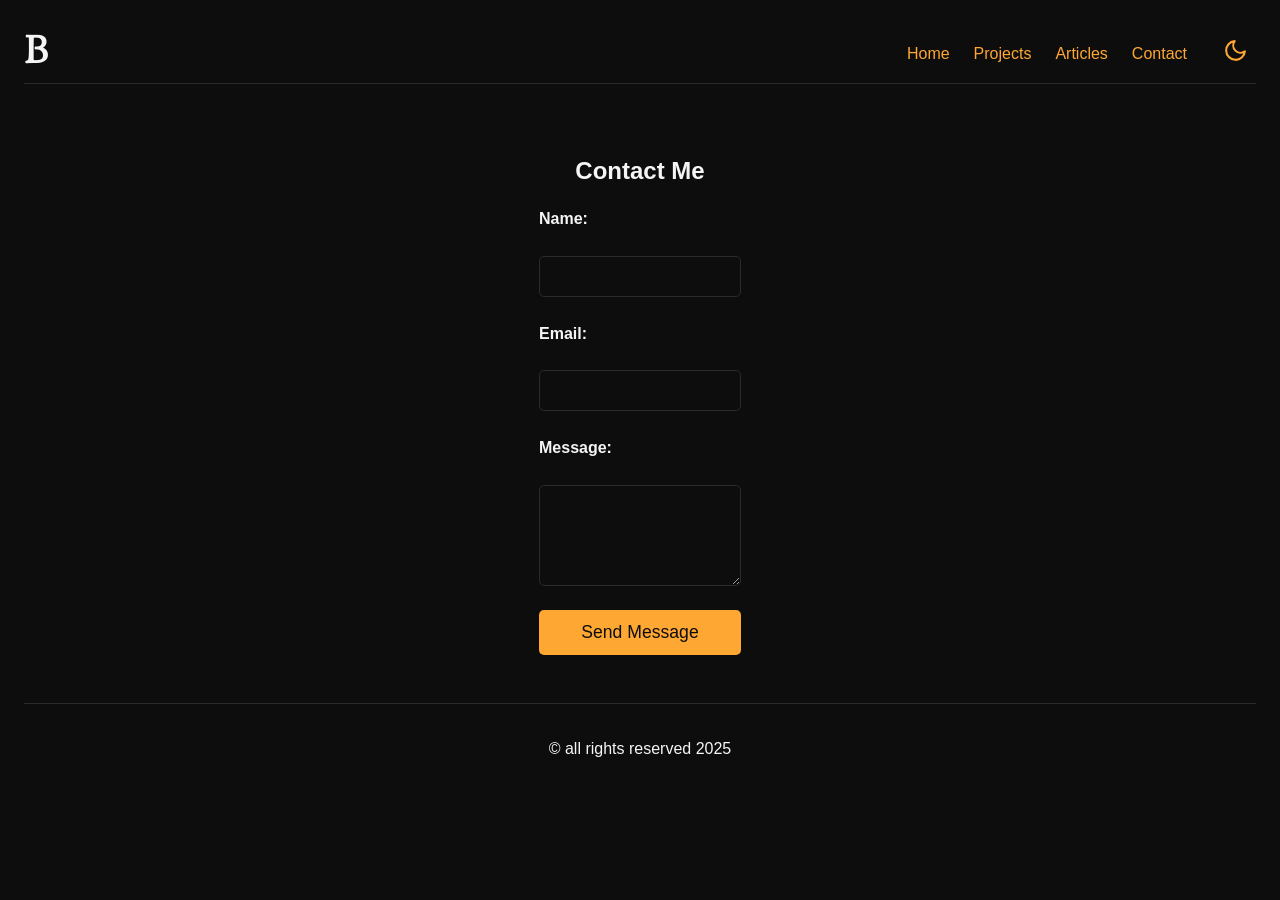
<file: Frontend/03-personel-portfolio/contact.html>
<!DOCTYPE html>
<html lang="en">
  <head>
    <meta charset="UTF-8" />
    <meta name="viewport" content="width=device-width, initial-scale=1.0" />
    <link rel="preconnect" href="https://fonts.googleapis.com">
    <link rel="preconnect" href="https://fonts.gstatic.com" crossorigin>
    <link href="https://fonts.googleapis.com/css2?family=Rosarivo:ital@0;1&display=swap" rel="stylesheet">
    <title>Contact | Personal Portfolio</title>
    <link rel="stylesheet" href="./style.css" />
  </head>
  <body>
    <header>
      <span class="logo">B</span>
      <nav>
        <ul>
          <li><a href="index.html">Home</a></li>
          <li><a href="projects.html">Projects</a></li>
          <li><a href="articles.html">Articles</a></li>
          <li><a href="contact.html">Contact</a></li>
        </ul>
      </nav>
      <button class="toggle-theme" onclick="toggleTheme()">
        <svg
          id="sun_icon"
          xmlns="http://www.w3.org/2000/svg"
          viewBox="0 0 24 24"
          fill="none"
          stroke="currentColor"
          stroke-width="2"
          stroke-linecap="round"
          stroke-linejoin="round"
          class="feather feather-moon"
        >
          <path d="M21 12.79A9 9 0 1 1 11.21 3 7 7 0 0 0 21 12.79z"></path>
        </svg>

        <svg
          id="moon_icon"
          style="display: none"
          xmlns=" http://www.w3.org/2000/svg"
          viewBox="0 0 24 24"
          fill="none"
          stroke="currentColor"
          stroke-width="2"
          stroke-linecap="round"
          stroke-linejoin="round"
          class="feather feather-sun"
        >
          <circle cx="12" cy="12" r="5"></circle>
          <line x1="12" y1="1" x2="12" y2="3"></line>
          <line x1="12" y1="21" x2="12" y2="23"></line>
          <line x1="4.22" y1="4.22" x2="5.64" y2="5.64"></line>
          <line x1="18.36" y1="18.36" x2="19.78" y2="19.78"></line>
          <line x1="1" y1="12" x2="3" y2="12"></line>
          <line x1="21" y1="12" x2="23" y2="12"></line>
          <line x1="4.22" y1="19.78" x2="5.64" y2="18.36"></line>
          <line x1="18.36" y1="5.64" x2="19.78" y2="4.22"></line>
        </svg>
      </button>
    </header>

    <main>
      <section class="contact">
        <h1>Contact Me</h1>

        <form action="" method="POST">
          <label for="name">Name:</label>
          <input type="text" id="name" name="name" />

          <label for="email">Email:</label>
          <input type="email" id="email" name="email" />

          <label for="message">Message:</label>
          <textarea name="message" id="message" rows="5"></textarea>

          <button type="submit">Send Message</button>
        </form>
      </section>
    </main>

    <footer>
      <p>&copy; all rights reserved 2025</p>
    </footer>

    <script src="./script.js"></script>
  </body>
</html>
</file>
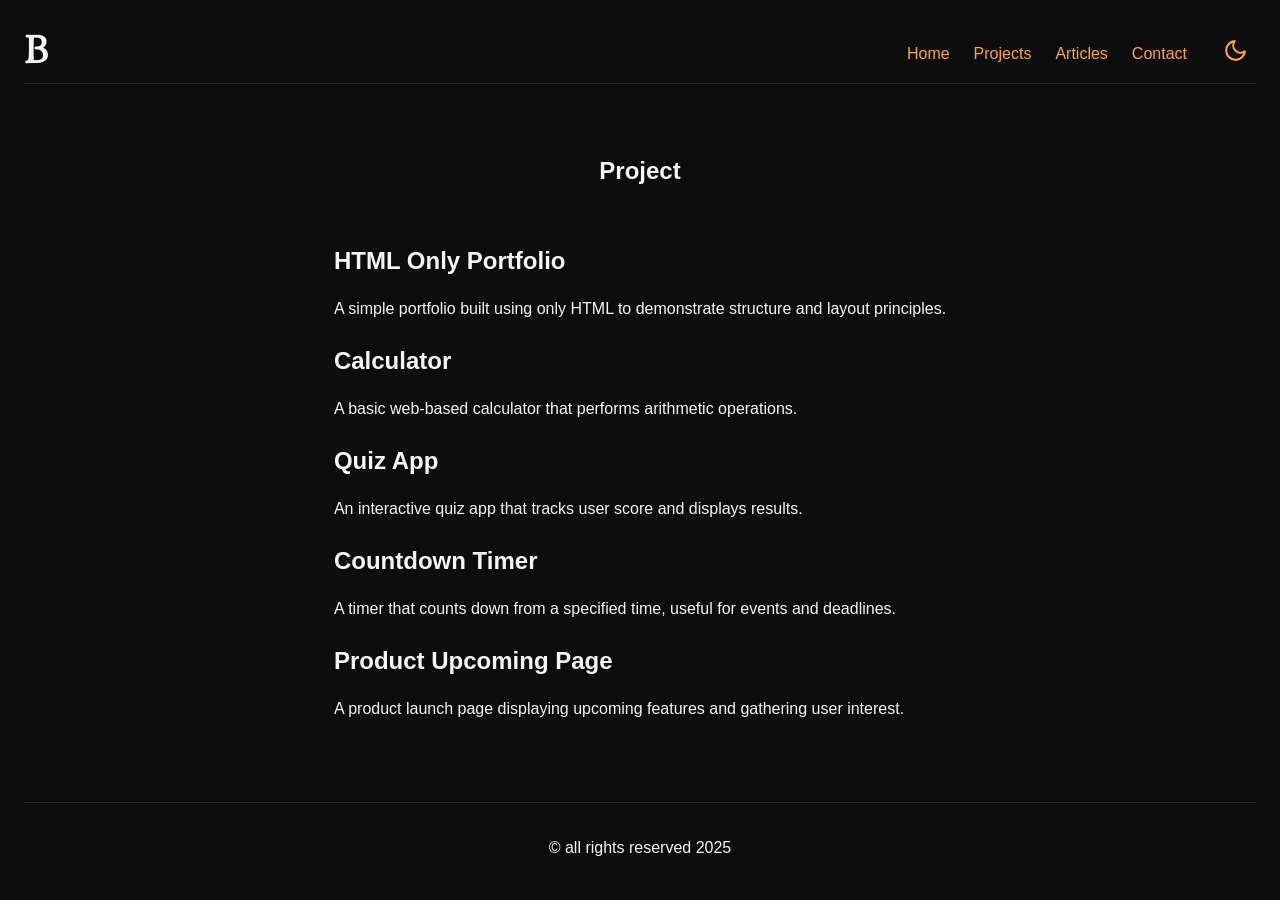
<file: Frontend/03-personel-portfolio/projects.html>
<!DOCTYPE html>
<html lang="en">
  <head>
    <meta charset="UTF-8" />
    <meta name="viewport" content="width=device-width, initial-scale=1.0" />
    <link rel="preconnect" href="https://fonts.googleapis.com">
    <link rel="preconnect" href="https://fonts.gstatic.com" crossorigin>
    <link href="https://fonts.googleapis.com/css2?family=Rosarivo:ital@0;1&display=swap" rel="stylesheet">
    <title>Project | Personal Portfolio</title>
    <link rel="stylesheet" href="./style.css">
  </head>
  <body>
    <header>
      <span class="logo">B</span>
      <nav>
        <ul>
          <li><a href="index.html">Home</a></li>
          <li><a href="projects.html">Projects</a></li>
          <li><a href="articles.html">Articles</a></li>
          <li><a href="contact.html">Contact</a></li>
        </ul>
      </nav>

      <button class="toggle-theme" onclick="toggleTheme()">
        <svg
          id="sun_icon"
          xmlns="http://www.w3.org/2000/svg"
          viewBox="0 0 24 24"
          fill="none"
          stroke="currentColor"
          stroke-width="2"
          stroke-linecap="round"
          stroke-linejoin="round"
          class="feather feather-moon"
        >
          <path d="M21 12.79A9 9 0 1 1 11.21 3 7 7 0 0 0 21 12.79z"></path>
        </svg>

        <svg
          id="moon_icon"
          style="display: none"
          xmlns=" http://www.w3.org/2000/svg"
          viewBox="0 0 24 24"
          fill="none"
          stroke="currentColor"
          stroke-width="2"
          stroke-linecap="round"
          stroke-linejoin="round"
          class="feather feather-sun"
        >
          <circle cx="12" cy="12" r="5"></circle>
          <line x1="12" y1="1" x2="12" y2="3"></line>
          <line x1="12" y1="21" x2="12" y2="23"></line>
          <line x1="4.22" y1="4.22" x2="5.64" y2="5.64"></line>
          <line x1="18.36" y1="18.36" x2="19.78" y2="19.78"></line>
          <line x1="1" y1="12" x2="3" y2="12"></line>
          <line x1="21" y1="12" x2="23" y2="12"></line>
          <line x1="4.22" y1="19.78" x2="5.64" y2="18.36"></line>
          <line x1="18.36" y1="5.64" x2="19.78" y2="4.22"></line>
        </svg>
      </button>
    </header>

    <main>
        <section class="projects">
            <h1>Project</h1>
            <ul>
                <li>
                    <h2>HTML Only Portfolio</h2>
                    <p>A simple portfolio built using only HTML to demonstrate structure and layout principles.</p>
                </li>
                <li>
                    <h2>Calculator</h2>
                    <p>A basic web-based calculator that performs arithmetic operations.</p>
                </li>
                <li>
                    <h2>Quiz App</h2>
                    <p>An interactive quiz app that tracks user score and displays results.</p>
                </li>
                <li>
                    <h2>Countdown Timer</h2>
                    <p>A timer that counts down from a specified time, useful for events and deadlines.</p>
                </li>
                <li>
                    <h2>Product Upcoming Page</h2>
                    <p>A product launch page displaying upcoming features and gathering user interest.</p>
                </li>
            </ul>
        </section>
    </main>

    <footer>
        <p>&copy; all rights reserved 2025</p>
    </footer>

    <script src="./script.js"></script>
  </body>
</html>
</file>
<file: Frontend/02-basic-html-website/style.css>
header {
    display: flex;
    justify-content: space-between;
    align-items: center;
}

nav {
    flex-grow: 1;
}

nav ul {
    list-style-type: none;
    display: flex;
    justify-content: space-around;
    padding: 0;
}

.logo img{
    width: 64px;
    height: 84px;
    border-radius: 50%;
}
</file>
<file: Frontend/03-personel-portfolio/style.css>
:root {
    --background-color: #ffffff;
    --text-color: #1a1a1a;
    --accent-color: #ff7f00;
    --accent-hover-color: #e66f00;
    --accent-active-color: #cc5f00;
    --border-color: #f0f0f0;
}

[data-theme='dark'] {
    --background-color: #0d0d0d;
    --text-color: #f5f5f5;
    --accent-color: #ffa733;
    --accent-hover-color: #e68a00;
    --accent-active-color: #cc7000;
    --border-color: #2a2a2a;
}

/* Global Styles */
body {
    font-family: Arial, sans-serif;
    background-color: var(--background-color);
    color: var(--text-color);
    line-height: 1.6;
    padding: 0 1rem;
}

ul {
    list-style: none;
    padding: 0;
}

a{
    text-decoration: none;
    color: var(--accent-color);
}

h1,h2,h3 {
    margin-bottom: 1rem;
    text-align: center;
    font-family: 'Lucida Sans', 'Lucida Sans Regular', 'Lucida Grande', 'Lucida Sans Unicode', Geneva, Verdana, sans-serif;
}

img {
    max-width: 100%;
}

svg {
    width: 25px;
}

/* Header Styles */

.logo {
    font-size: 2rem;
    font-weight: bold;
    font-family: 'Rosarivo' ,cursive;
    font-style: normal;
}

header {
    display: flex;
    justify-content: space-between;
    align-items: center;
    padding: 1rem 0;
    border-bottom: 1px solid var(--border-color);
}

nav ul {
    display: flex;
}

nav ul li a{
    padding: 0.25rem 0.5rem;
    margin: 0 0.25rem;
}

nav ul li a:hover {
    outline: 1px solid var(--accent-color);
    border-radius: 5px;
}

/* Main Content */

main {
    display: flex;
    flex-direction: column;
    align-items: center;
    padding: 2rem 0;
    gap: 2rem;
}

.hero {
    text-align: center;
}

/* Footer */
footer {
    text-align: center;
    padding: 1rem;
    border-top: 1px solid var(--border-color);
}

/* Sections */

.hero,
.projects,
.work-experience,
.education {
    display: flex;
    flex-direction: column;
    width: 100%;
}

.projects ul {
    text-align: center;
    padding: 0;
}

.projects li {
    margin-bottom: 1rem;
}

.work-experience h3 {
    text-align: left;
}

.work-experience article {
    margin-bottom: 2rem;
}

.education ul {
    list-style-type: disc;
    padding-left: 2rem;
}

.feedback-wrapper {
    display: flex;
    flex-direction: column;
    align-items: center;
}

blockquote {
    border: 1px solid var(--accent-color);
    padding: 1rem;
    border-radius: 5px;
    margin: 1rem 0;
}

/* Contact */

form {
    display: flex;
    flex-direction: column;
    gap: 1.5rem;
}

label {
    font-weight: bold;
    font-size: 1rem;
    color: var(--text-color);
}

input,
textarea {
    padding: 0.75rem;
    border: 1px solid var(--border-color);
    border-radius: 5px;
    background-color: var(--background-color);
    color: var(--text-color);
}

input:focus,
textarea:focus {
    outline: none;
    border-color: var(--accent-color);
    box-shadow: 0 0 0 2px var(--accent-color);
}

button {
    padding: 0.75rem 1.5rem;
    background-color: var(--accent-color);
    color: var(--background-color);
    border: none;
    border-radius: 5px;
    cursor: pointer;
    font-size: 1.1rem;
    transition: background-color 0.3s ease;
}

button:hover {
    background-color: var(--accent-hover-color);
}

button:active {
    background-color: var(--accent-active-color);
}

/* Dark Mode Toggle Button */
.toggle-theme {
    cursor: pointer;
    padding: 0.5rem;
    border: none;
    background-color: transparent;
    color: var(--accent-color);
}


/* Media query for desktop styles */

@media (min-width:768px) {
    
    .flex-wrapper {
        display: grid;
        grid-template-columns: repeat(10, 1fr);
        grid-template-rows: 1fr;
    }

    .projects {
        grid-area: 1 / 1 / 2 / 4;
    }

    .work-experience {
        grid-area: 1 / 4 / 2 / 8;
    }

    .education {
        grid-area: 1 / 8 / 2 / 11;
    }

    .projects,
    .work-experience,
    .education {
        width: unset;
    }

    .logo {
        flex-grow: 1;
    }

    nav {
        margin: 0 1rem;
    }

    section {
        padding: 1rem;
    }

    .hero {
        height: 33vh;
        justify-content: center;
    }
    
    h2,
    .projects ul {
    text-align: left;
    }
    
    .logo {
        font-size: 2.3rem;
    }
    
    header {
        padding-bottom: 0;
    }
}
</file>
<file: Frontend/04-changelog-component/style.css>
:root {
    --background-color: #121212;
    --text-color: #e0e0e0;
    --text-accent-color: #a3a3a3;
    --accent-color: #bb86fc;
    --accent-hover-color: #9f63d6;
    --accent-active-color: #7e3eb0;
    --border-color: #333;
}


* {
    padding: 0;
    margin: 0;
    box-sizing: border-box;
}

body {
    font-family: Arial, sans-serif;
    display: flex;
    justify-content: center;
    align-items: center;
    background-color: var(--border-color);
    color: var(--text-color);
    min-height: 100vh;
}

.changelog-container {
    background-color: var(--background-color);
    width: 100%;
    max-width: 500px;
    text-align: center;
    padding: 2rem;
    box-shadow: 0 0 15px rgba(0, 0, 0, 0.1);
    border-radius: 15px;
}

.changelog-container h1 {
    font-size: 2rem;
    margin-bottom: 10px;
}

.changelog-container p {
    font-size: 1rem;
    color: var(--text-accent-color);
    margin-bottom: 2rem;
}

.timeline {
    position: relative;
    margin: 20px 0;
    padding: 0;
}

.timeline:before {
    content: '';
    position: absolute;
    width: 2px;
    background-color: var(--text-color);
    top: 0;
    bottom: 0;
    left: 50%;
    margin-left: -1px;
}

.timeline-item {
    margin-bottom: 20px;
    position: relative;
    padding-right: 20px;
    text-align: right;
    width: calc(50% + 1px);
}

.timeline-item .timeline-date {
    font-size: 0.9rem;
    color: var(--text-accent-color);
}

.timeline-item .timeline-content {
    background-color: var(--background-color);
    font-size: 1rem;
    padding: 10px;
    border-radius: 8px;
    display: inline-block;
    box-shadow: 0 0 10px rgba(0, 0, 0, 0.05);
}

.timeline-item:nth-child(even) {
    left: calc(50% - 1px);
    text-align: left;
    padding-left: 20px;
    padding-right: 0;
}

.timeline-item:nth-child(even) .timeline-content {
    margin-left: 0;
}

.timeline-item:before {
    content: '';
    position: absolute;
    width: 10px;
    height: 10px;
    right: -4px;
    top: 10px;
    border-radius: 50%;
    background-color: var(--text-color);
}


.timeline-item:nth-child(even):before{
    left: -4px;
    right: auto;
}

.button {
    display: inline-block;
    padding: 10px 20px;
    margin-top: 20px;
    text-decoration: none;
    background-color: var(--accent-color);
    color: var(--background-color);
    border-radius: 8px;
}

.button:hover {
    background-color: var(--accent-hover-color);
}

@media (max-width:600px) {
    .timeline-item {
        width: 100%;
        text-align: left;
        padding-left: 20px ;
    }

    .timeline-item:nth-child(even) {
        left: 0;
        padding-left: 20px;
    }

    .timeline:before {
        left: 10px;
    }

    .timeline-item:before {
        left: 5px;
    }

    .timeline-item:nth-child(even):before {
        left: 5px;
    }
}
</file>
<file: Frontend/05-testimonial-card/style.css>
/* Global Styles */
* {
    margin: 0;
    padding: 0;
    box-sizing: border-box;
}

body {
    font-family: Arial, Helvetica, sans-serif;
    background-color: #f5f5f5;
    margin: 0;
    padding: 20px;
    justify-content: center;
}

.testimonial-content {
    flex: 1;
    display: flex;
    flex-direction: column;
    align-items: center;
}

.quote {
    font-size: 1.1rem;
    margin-bottom: 10px;
    color: #333;
}

.profile {
    display: flex;
    align-items: center;
    width: 100%;
    gap: 10px;
    padding: 0 0.75rem;
}

.profile img,
.profile-pic {
    width: 50px;
    height: 50px;
    border-radius: 50%;
    object-fit: cover;
}

.profile-details h3,
.profile-details h4 {
    margin: 0;
    font-size: 18px;
    color: #333;
}

.profile-details p {
    margin: 0;
    font-size: 14px;
    color: #666;
}

.rating {
    font-size: 1.5rem;
    color: #ffd700;
    margin-bottom: 10px;
}

.position {
    margin-bottom: 5px;
    color: #444;
    font-weight: bold;
}

/* Testimional style for specific cards*/

.testimonial-card-1,
.testimonial-card-2 {
    max-width: 350px;
}

.testimonial-card-2 {
    outline: 1px solid black;
    border-radius: 15px;
    padding: 20px;
}

.testimonial-card-3 {
    display: flex;
    align-items: flex-start;
    flex-wrap: wrap;
    gap: 10px;
}

.testimonial-card-3 img {
    width: 33%;
    max-width: 250px;
    border-radius: 15px;
}

.testimonial-card-3 .testimonial-content {
    background-color: #1e1e1e;
    color: white;
    align-items: flex-start;
    padding: 1rem;
    border: 1px solid;
    border-radius: 15px;
}

.testimonial-card-3 .testimonial-content h4 {
    font-size: 1.75rem;
    font-weight: 400;
    margin-bottom: 0.4rem;
}

.testimonial-card-3 .testimonial-content .position {
    margin-bottom: 1.5rem;
    color: #b4b4b4;
}

.testimonial-card-3 .testimonial-content .quote {
    font-size: 1rem;
    color: #f9f9f9;
    line-height: 1.6;
}

/* Speech bubble style */

.speech-bubble {
    background-color: #1e1e1e;
    color: white;
    padding: 20px;
    text-align: center;
    margin-bottom: 20px;
    border-radius: 15px;
    position: relative;
}

.speech-bubble::after {
    content: '';
    position: absolute;
    bottom: -13px;
    left: 2.4rem;
    transform: translateX(-50%);
    border-left: 20px solid  transparent;
    border-right: 20px solid transparent;
    border-top: 20px solid #1e1e1e;
}

.speech-bubble a {
    color: aqua;
    text-decoration: none;
}

.speech-bubble a:hover {
    text-decoration: underline;
}

/* Slider Section */

.testimonial-slider {
    width: 100%;
    background-color: #f9f9f9;
    padding: 20px;
    display: flex;
    flex-direction: column;
    align-items: center;
    border-radius: 10px;
    box-shadow: 0 2px 8px rgba(0, 0, 0, 0.1);
}

.slider-quote {
    font-size: 1rem;
    max-width: 400px;
    text-align: center;
    margin-bottom: 15px;
    color: #333;
}

.slider-profiles {
    display: flex;
    align-items: center;
    gap: 10px;
}

.profile-pic-small {
    width: 40px;
    height: 40px;
    border-radius: 50%;
}

.slider-profiles img:first-of-type,
.slider-profiles img:last-of-type {
    opacity: 0.1;
    scale: 0.8;
}

.slider-controls {
    display: flex;
    align-items: center;
    gap: 10px;
    margin-top: 10px;
}

.slider-controls .prev,
.slider-control .next {
    cursor: pointer;
    font-size: 1.2rem;
    color: #333;
}

.prev::before {
    content: '❮';
}

.next::before {
    content: '❯';
}

.profile-name {
    font-weight: bold;
}

/* Testimionals */

.testimonials {
    display: flex;
    flex-wrap: wrap;
    justify-content: center;
    gap: 20px;
}
</file>
<file: Frontend/06-datepicker-ui/style.css>
* {
    padding: 0;
    margin: 0;
    font-family: Arial, Helvetica, sans-serif;
    box-sizing: border-box;
}

.datepicker {
    position: relative;
    display: inline-block;
    margin: 20px;
}

.datepicker-input {
    display: flex;
    align-items: center;
    border: 1px solid #ccc;
    border-radius: 4px;
    padding: 5px;
    width: 200px;
}

.datepicker-input input {
    border: none;
    outline: none;
    padding: 5px;
    flex-grow: 1;
}

.datepicker-input button {
    border: none;
    background: none;
    cursor: pointer;
}

.calendar {
    position: absolute;
    top: 45px;
    border: 1px solid #ccc;
    border-radius: 4px;
    width: 250px;
    box-shadow: 0 4px 8px rgba(0, 0, 0, 0.1);
    background-color: white;
}

.calendar-header {
    display: flex;
    justify-content: space-between;
    align-items: center;
    background-color: #f4f4f4;
    padding: 10px;
    border-bottom: 1px solid #ccc;
}

.calendar-header button {
    border: none;
    background: none;
    cursor: pointer;
    font-size: 18px;
}

.calendar-body {
    padding: 10px;
}

.day-names {
    display: flex;
    justify-content: space-between;
    margin-bottom: 5px;
}

.day-names span {
    width: 30px;
    text-align: center;
    font-weight: bold;
    color: #555;
}

.days {
    display: flex;
    flex-wrap: wrap;
    justify-content: space-between;
}

.days span {
    width: 30px;
    height: 30px;
    text-align: center;
    line-height: 30px;
    margin-bottom: 5px;
    cursor: pointer;
}

.days span:hover {
    background-color: #eee;
    border-radius: 50%;
}
</file>
<file: Frontend/07-accessible-form-ui/style.css>
:root {
    --background-color: #181818;
    --form-bg-color: rgba(255, 255, 255, 0.1);
    --input-bg-color: rgba(255, 255, 255, 0.1);
    --input-border-color: rgba(255, 255, 255, 0.2);
    --text-color: #fff;
    --placeholder-color: #b0b0b0;
    --error-color: #ff6b6b;
    --focus-border-color: #ffbb33;
    --progress-bg-color: rgba(255, 255, 255, 0.1);
    --progress-fill-color: linear-gradient(90deg, #ffbb33, #ff8c00);
    --progress-percentage-color: #ffbb33;
    --checklist-text-color: #b0b0b0;
    --checklist-incomplete-color: #fff;
    --checklist-complete-color: #6b6b6b;
    --btn-bg-color: rgba(0, 0, 0, 0.6);
    --btn-hover-bg-color: rgba(255, 136, 0, 0.7);
    --password-btn-color: #ffbb33;
    --form-footer-bg: rgba(255, 255, 255, 0.05);
    --form-footer-shadow: inset 0 4px 10px rgba(0, 0, 0, 0.3);
    --input-focus-shadow: rgba(255, 187, 51, 0.6);
    --box-shadow: 0 8px 32px rgba(0, 0, 0, 0.37);
    --form-border-color: rgba(255, 255, 255, 0.18);
}

/* To use light theme: <body class="light-theme">  */
.light-theme {
    --background-color: #f0f0f0;
    --form-bg-color: rgba(0, 0, 0, 0.05);
    --input-bg-color: rgba(0, 0, 0, 0.05);
    --input-border-color: rgba(0, 0, 0, 0.2);
    --text-color: #000;
    --placeholder-color: #666;
    --error-color: #d9534f;
    --focus-border-color: #0275d8;
    --progress-bg-color: rgba(0, 0, 0, 0.1);
    --progress-fill-color: linear-gradient(90deg, #0275d8, #5bc0de);
    --progress-percentage-color: #0275d8;
    --checklist-text-color: #666;
    --checklist-incomplete-color: #000;
    --checklist-complete-color: #999;
    --btn-bg-color: rgba(160, 160, 160, 0.7);
    --btn-hover-bg-color: rgba(2, 117, 216, 0.7);
    --password-btn-color: #0275d8;
    --form-footer-bg: rgba(0, 0, 0, 0.05);
    --form-footer-shadow: inset 0 4px 10px rgba(0, 0, 0, 0.15);
    --input-focus-shadow: rgba(2, 117, 216, 0.6);
    --box-shadow: 0 4px 16px rgba(0, 0, 0, 0.15);
    --form-border-color: rgba(0, 0, 0, 0.15);
}

body {
    font-family: 'Segoe UI', Tahoma, Geneva, Verdana, sans-serif;
    display: flex;
    align-items: center;
    justify-content: center;
    height: 100vh;
    margin: 0;
    background-color: var(--background-color);
    color: var(--text-color);
}

.form-container {
    background-color: var(--form-bg-color);
    padding: 2rem;
    border: 1px solid var(--form-border-color);
    border-radius: 20px;
    max-width: 400px;
    width: 100%;
    box-shadow: var(--box-shadow);
    backdrop-filter: blur(10px);
}

.form-group {
    margin-bottom: 1.5rem;
}

label {
    display: block;
    margin-bottom: 0.5rem;
    font-weight: bold;
    color: var(--text-color);
}

input[type='text'],
input[type='email'],
input[type='password'] {
    width: 100%;
    padding: 10px;
    border-radius: 12px;
    border: 1px solid var(--input-border-color);
    font-size: 1rem;
    background-color: var(--input-bg-color);
    outline: none;
    color: var(--text-color);
    box-shadow: inset 0 4px 10px rgba(0, 0, 0, 0.2);
    box-sizing: border-box;
}

input::placeholder {
    color: var(--placeholder-color);
}

input:focus {
    border-color: var(--focus-border-color);
    box-shadow: 0 0 8px var(--input-focus-shadow);
}

.error-message {
    color: var(--error-color);
    font-size: 0.875rem;
    margin-top: 0.25rem;
}

.progress-container {
    display: flex;
    align-items: center;
    justify-content: space-between;
    margin-bottom: 1.5rem;
}

.progress-bar {
    width: 60%;
    height: 10px;
    background-color: var(--progress-bg-color);
    border-radius: 5px;
    position: relative;
    overflow: hidden;
}

.progress {
    height: 100%;
    width: 65%;
    background: var(--progress-fill-color);
    border-radius: 5px;
}

.progress-percentage {
    color: var(--progress-percentage-color);
    font-size: 1.25rem;
    font-weight: bold;
}

.form-footer {
    background-color: var(--form-footer-bg);
    padding: 1rem;
    border-radius: 12px;
    box-shadow: var(--form-footer-shadow);
}

.checklist {
    list-style-type: none;
    padding: 0;
    margin: 0;
    color: var(--checklist-text-color);
}

.checklist li {
    text-decoration: line-through;
    margin-bottom: 0.5rem;
    color: var(--checklist-complete-color);
}

.checklist li.incomplete {
    text-decoration: none;
    color: var(--checklist-incomplete-color);
}

.password-container {
    position: relative;
}

.show-password-btn {
    position: absolute;
    right: 10px;
    top: 48px;
    transform: translateY(-50%);
    background: none;
    border: none;
    color: var(--password-btn-color);
    cursor: pointer;
    display: flex;
    align-items: center;
}

.update-profile-btn {
    width: 100%;
    border-radius: 12px;
    padding: 10px 15px;
    background-color: var(--btn-bg-color);
    border: none;
    color: var(--text-color);
    box-shadow: 0 4px 8px rgba(0, 0, 0, 0.5);
    cursor: pointer;
    transition: background 0.3s ease;
}

.update-profile-btn:hover {
    background: var(--btn-hover-bg-color);
}
</file>
<file: Frontend/08-image-grid-layout/style.css>
img {
    width: 100%;
    height: 100%;
    object-fit: cover;
}

.image-grid {
    display: grid;
    grid-template-columns: repeat(3,1fr);
    grid-template-rows: repeat(3,1fr);
    gap: 10px;
    justify-content: center;
}

.image-grid img:nth-child(1) {
    grid-area: 1 / 1 / 3 / 2 ;
}

.image-grid img:nth-child(2) {
    grid-area: 3 / 1 / 4 / 2;
}

.image-grid img:nth-child(3) {
    grid-area: 1 / 2 / 2 / 3 ;
}

.image-grid img:nth-child(4) {
    grid-area: 2 / 2 / 4 / 3 ;
}

.image-grid img:nth-child(5) {
    grid-area: 1 / 3 / 3 / 4;
}

.image-grid img:nth-child(6) {
    grid-area: 3 / 3 / 4 / 4;
}

/* Media */

@media (max-width:600px) {
    .image-grid {
        grid-template-columns: repeat(2,1fr);
        grid-template-rows: repeat(3,1fr);
    }
    .image-grid img:nth-child(1) {
        grid-area: 1 / 1 / 2 / 2;
    }

    .image-grid img:nth-child(2) {
        grid-area: 2 / 1 / 3 / 2;
    }

    .image-grid img:nth-child(3) {
        grid-area: 1 / 2 / 2 / 3;
    }

    .image-grid img:nth-child(4) {
        grid-area: 2 / 2 / 3 / 3;
    }

    .image-grid img:nth-child(5) {
        grid-area: 3 / 1 / 4 / 2;
    }

    .image-grid img:nth-child(6) {
        grid-area: 3 / 2 / 4 / 3;
    }

}

@media (max-width:400px) {
    .image-grid {
        grid-template-columns: 1fr;
        grid-template-rows: repeat(6,1fr);
    }

    .image-grid img:nth-child(1) {
        grid-area: 1 / 1 / 2 / 2;
    }

    .image-grid img:nth-child(2) {
        grid-area: 2 / 1 / 3 / 2;
    }

    .image-grid img:nth-child(3) {
        grid-area: 3 / 1 / 4 / 2;
    }

    .image-grid img:nth-child(4) {
        grid-area: 4 / 1 / 5 / 2;
    }

    .image-grid img:nth-child(5) {
        grid-area: 5 / 1 / 6 / 2;
    }

    .image-grid img:nth-child(6) {
        grid-area: 6 / 1 / 7 / 2;
    }
}
</file>
